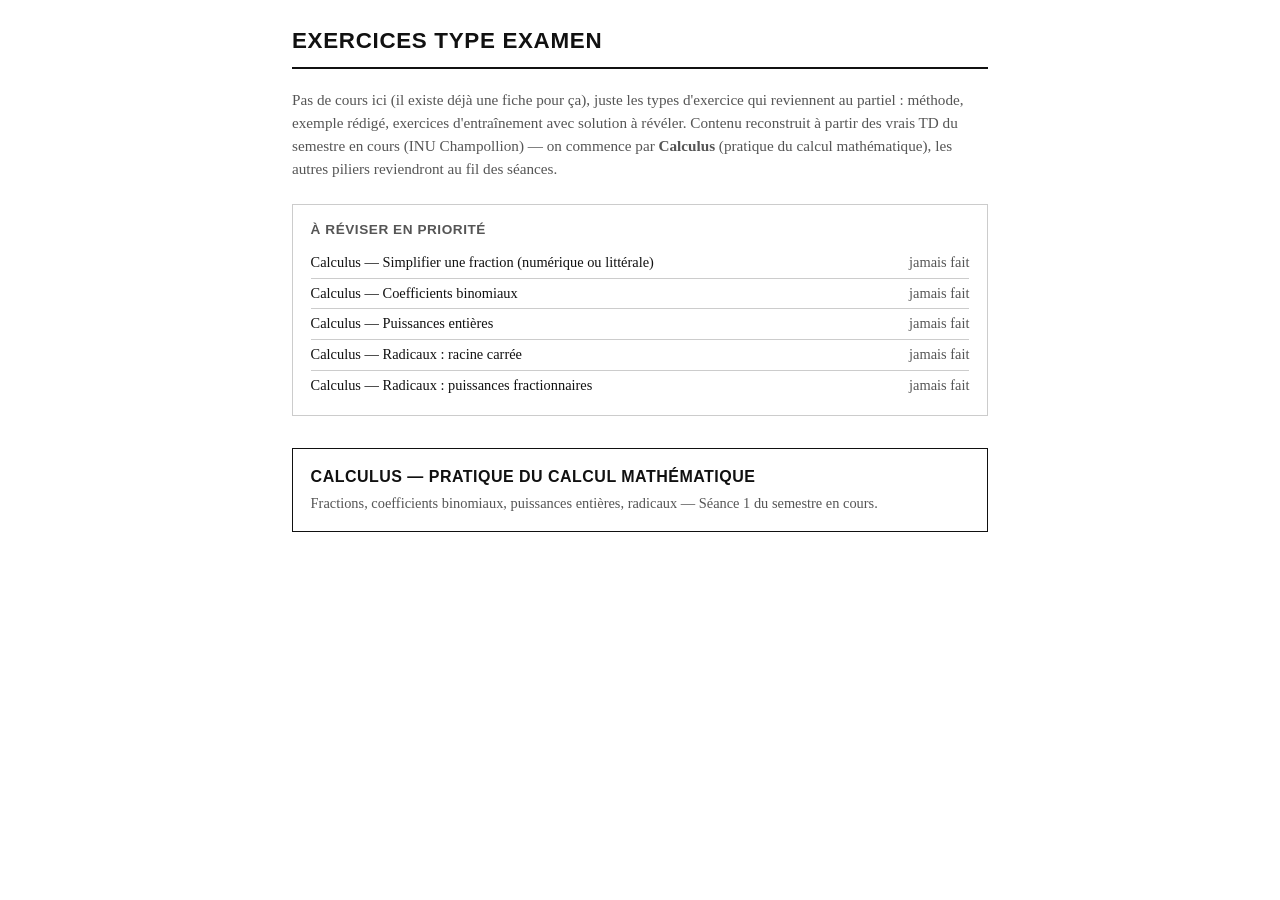
<file: index.html>
<!DOCTYPE html>
<html lang="fr">
<head>
<meta charset="UTF-8">
<meta name="viewport" content="width=device-width, initial-scale=1.0, minimum-scale=1.0">
<title>Exercices type examen — L1 Maths</title>
<link rel="stylesheet" href="style.css">
<link rel="manifest" href="manifest.json">
<link rel="icon" type="image/png" sizes="192x192" href="icons/icon-192.png">
<link rel="apple-touch-icon" href="icons/apple-touch-icon.png">
<meta name="apple-mobile-web-app-capable" content="yes">
<meta name="theme-color" content="#111111">
</head>
<body>
<div class="wrap">

  <header class="ex-header">
    <h1>Exercices type examen</h1>
  </header>

  <p class="ex-intro">Pas de cours ici (il existe déjà une fiche pour ça),
    juste les types d'exercice qui reviennent au partiel : méthode,
    exemple rédigé, exercices d'entraînement avec solution à révéler.
    Contenu reconstruit à partir des vrais TD du semestre en cours
    (INU Champollion) — on commence par <b>Calculus</b> (pratique du calcul
    mathématique), les autres piliers reviendront au fil des séances.</p>

  <section class="review-box" id="reviewBox" hidden>
    <h2>À réviser en priorité</h2>
    <ul class="review-list" id="reviewList"></ul>
  </section>

  <section class="review-box" id="leastSuccessBox" hidden>
    <h2>Exercices les moins réussis</h2>
    <ul class="review-list" id="leastSuccessList"></ul>
  </section>

  <section class="review-box" id="mostSuccessBox" hidden>
    <h2>Exercices les plus réussis</h2>
    <ul class="review-list" id="mostSuccessList"></ul>
  </section>

  <nav class="pillar-grid" aria-label="Piliers">
    <a class="pillar-card" href="calculus.html">
      <h2>Calculus — Pratique du calcul mathématique</h2>
      <p>Fractions, coefficients binomiaux, puissances entières, radicaux —
        Séance 1 du semestre en cours.</p>
    </a>
  </nav>

  <!-- Algèbre linéaire, analyse, probabilités et Python appliqué :
       suspendus (demande explicite) le temps de reconstruire leur contenu
       à partir des vrais TD de cette année, comme Calculus ci-dessus.
       Fichiers conservés tels quels (algebre.html, analyse.html,
       probabilites.html, python-applique.html + leurs data/*.js),
       juste retirés de cette page et du suivi de l'accueil — à
       réintégrer ici au fur et à mesure. -->

</div>
<script src="pwa.js"></script>
<script src="engine.js"></script>
<!-- Index léger (id + titre seulement, voir data/algebre-index.js pour
     l'explication) : l'accueil n'a besoin que de ça pour ses listes de
     suivi, pas des énoncés/solutions complets (data/calculus.js, chargé
     uniquement par calculus.html). Les index des piliers suspendus
     (algebre/analyse/probabilites) ne sont plus chargés ici. -->
<script src="data/calculus-index.js"></script>
<script>
  document.addEventListener('DOMContentLoaded', function(){
    const pillars = [
      { key: 'calculus', label: 'Calculus', types: CALCULUS_INDEX, href: 'calculus.html' },
    ];

    const entries = [];
    pillars.forEach(p => {
      p.types.forEach(t => {
        const ts = getSeen(p.key, t.id);
        entries.push({
          pillarLabel: p.label,
          href: p.href + '#' + t.id,
          title: t.title,
          ts: ts,
          days: ts ? daysAgo(ts) : Infinity,
          score: getScore(p.key, t.id),
        });
      });
    });

    // "À réviser" : jamais vu, ou vu il y a 7 jours ou plus — les plus
    // anciens (ou jamais vus) en premier. Limité à 8 lignes pour rester
    // dense sur l'accueil.
    const toReview = entries
      .filter(e => e.days >= 7)
      .sort((a, b) => b.days - a.days)
      .slice(0, 8);

    const reviewBox = document.getElementById('reviewBox');
    const reviewList = document.getElementById('reviewList');
    if(toReview.length){
      reviewBox.hidden = false;
      toReview.forEach(e => {
        const li = document.createElement('li');
        const a = document.createElement('a');
        a.className = 'plain';
        a.href = e.href;
        a.textContent = e.pillarLabel + ' — ' + e.title;
        const when = document.createElement('span');
        when.className = 'review-when';
        when.textContent = e.ts ? ('il y a ' + e.days + ' j') : 'jamais fait';
        li.appendChild(a);
        li.appendChild(when);
        reviewList.appendChild(li);
      });
    }

    // Classement par réussite déclarée (boutons Réussi/Raté sur chaque
    // exercice, ±1 cumulé par type) : uniquement les types déjà
    // auto-évalués au moins une fois (score non nul/null). C'est un
    // classement basé sur ce que l'utilisateur a déclaré, pas sur un
    // choix arbitraire du site.
    const attempted = entries.filter(e => e.score !== null);

    function fillScoreList(boxId, listId, list){
      const box = document.getElementById(boxId);
      const ul = document.getElementById(listId);
      if(!list.length) return;
      box.hidden = false;
      list.forEach(e => {
        const li = document.createElement('li');
        const a = document.createElement('a');
        a.className = 'plain';
        a.href = e.href;
        a.textContent = e.pillarLabel + ' — ' + e.title;
        const sc = document.createElement('span');
        sc.className = 'review-when';
        sc.textContent = (e.score > 0 ? '+' : '') + e.score;
        li.appendChild(a);
        li.appendChild(sc);
        ul.appendChild(li);
      });
    }

    const leastSuccess = attempted.slice().sort((a, b) => a.score - b.score).slice(0, 5);
    const mostSuccess = attempted.slice().sort((a, b) => b.score - a.score).slice(0, 5);
    fillScoreList('leastSuccessBox', 'leastSuccessList', leastSuccess);
    fillScoreList('mostSuccessBox', 'mostSuccessList', mostSuccess);
  });
</script>
</body>
</html>
</file>
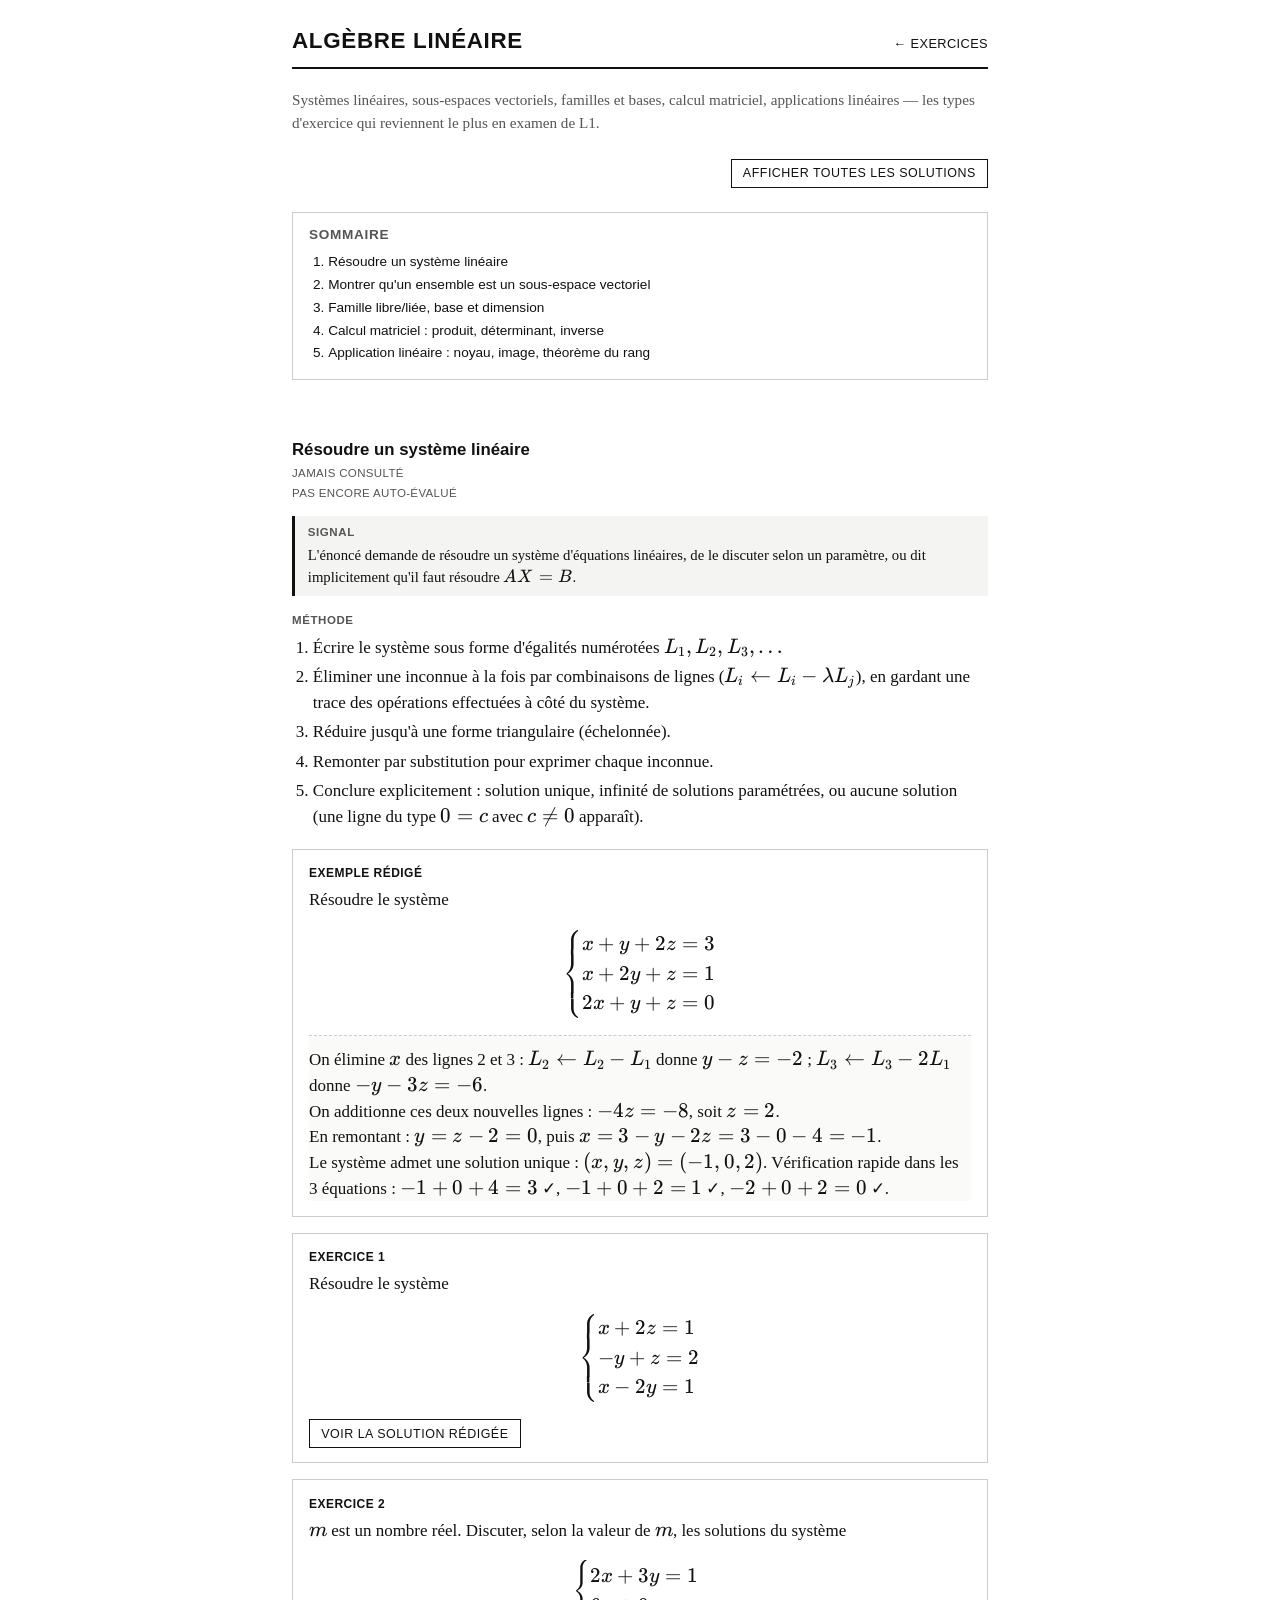
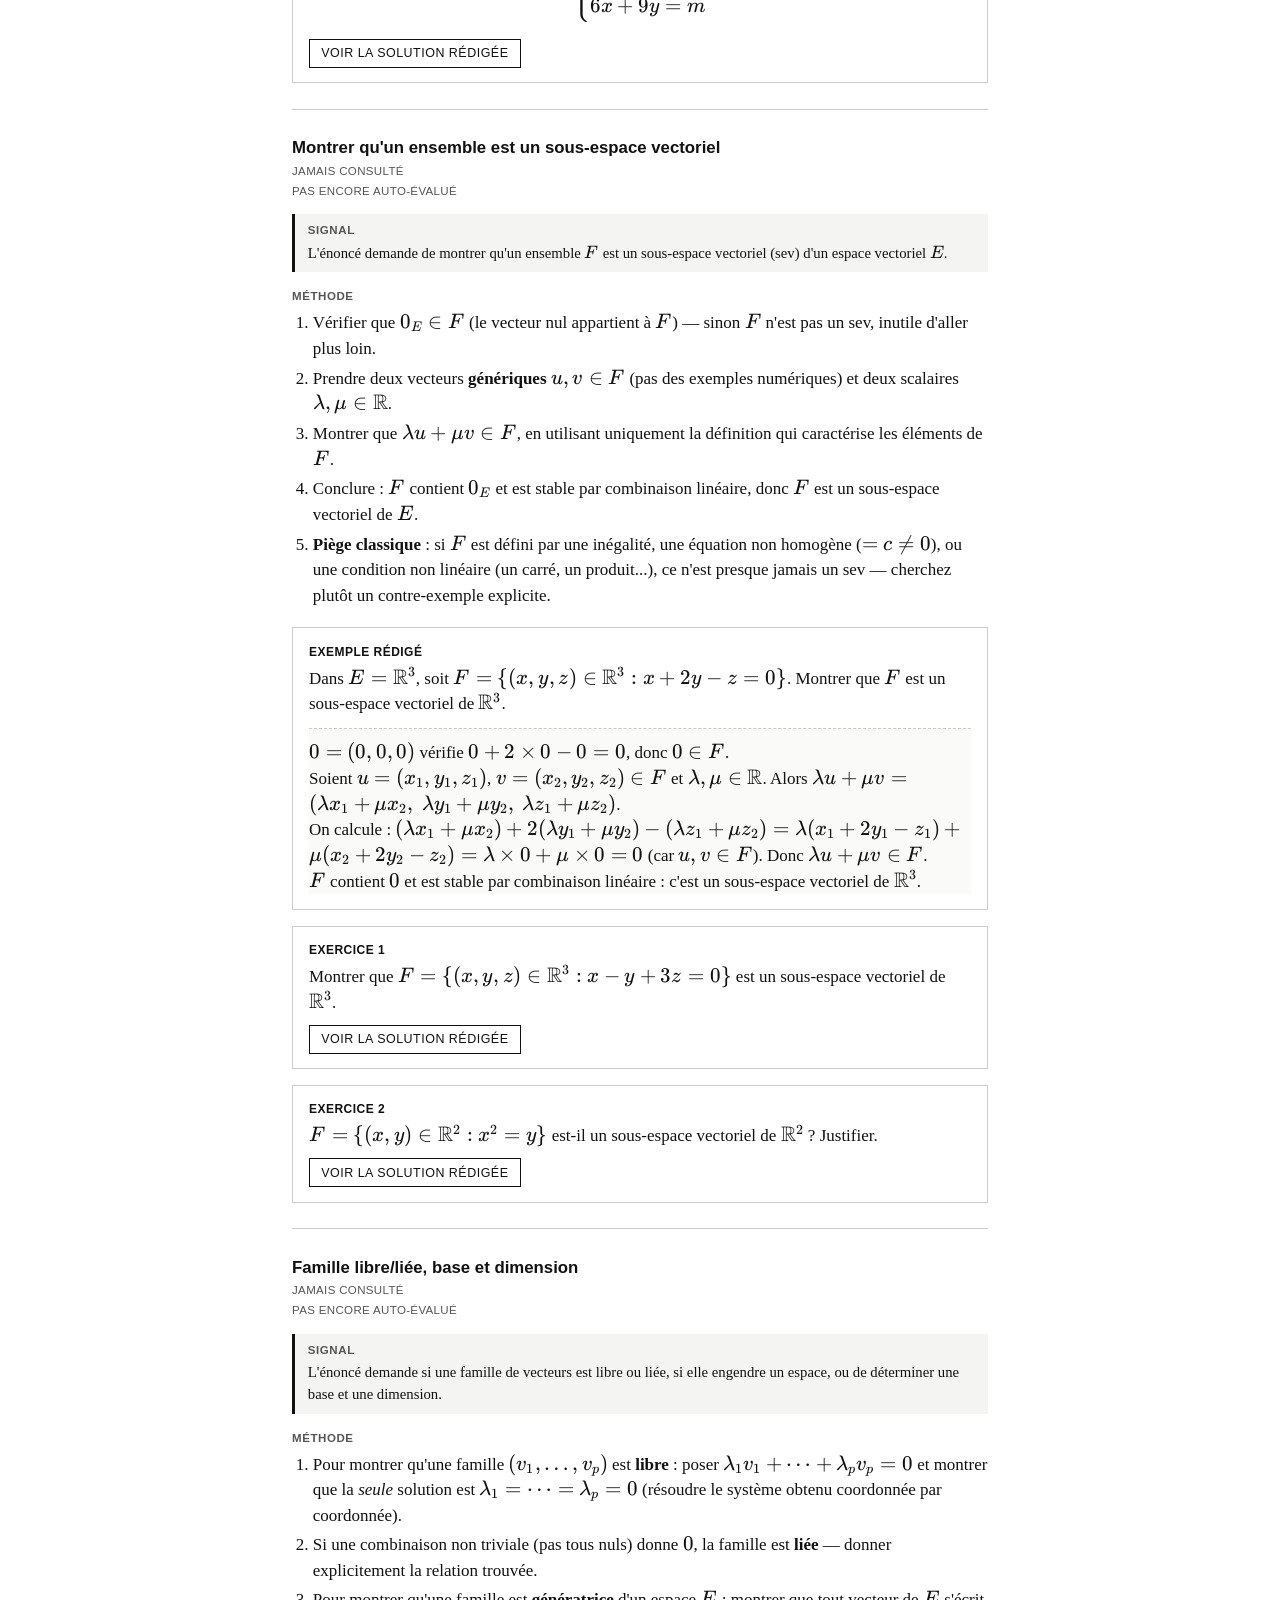
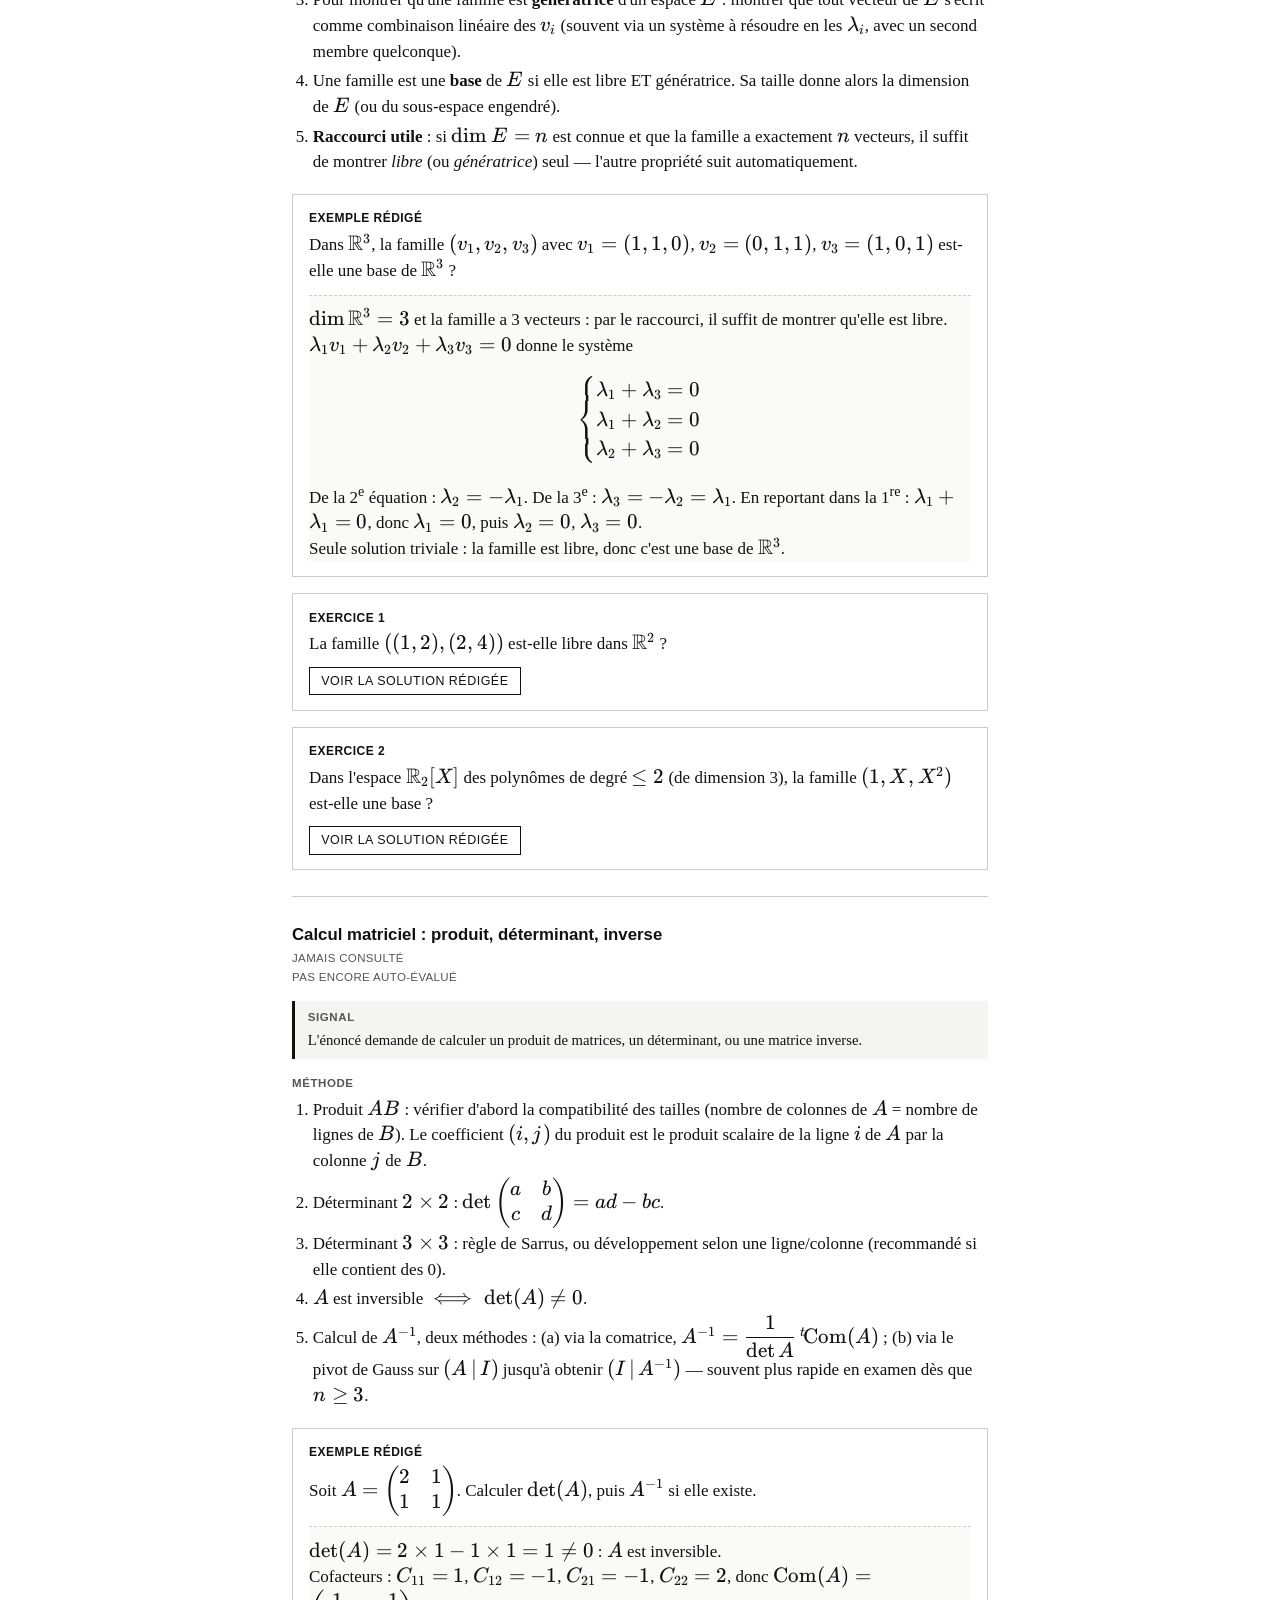
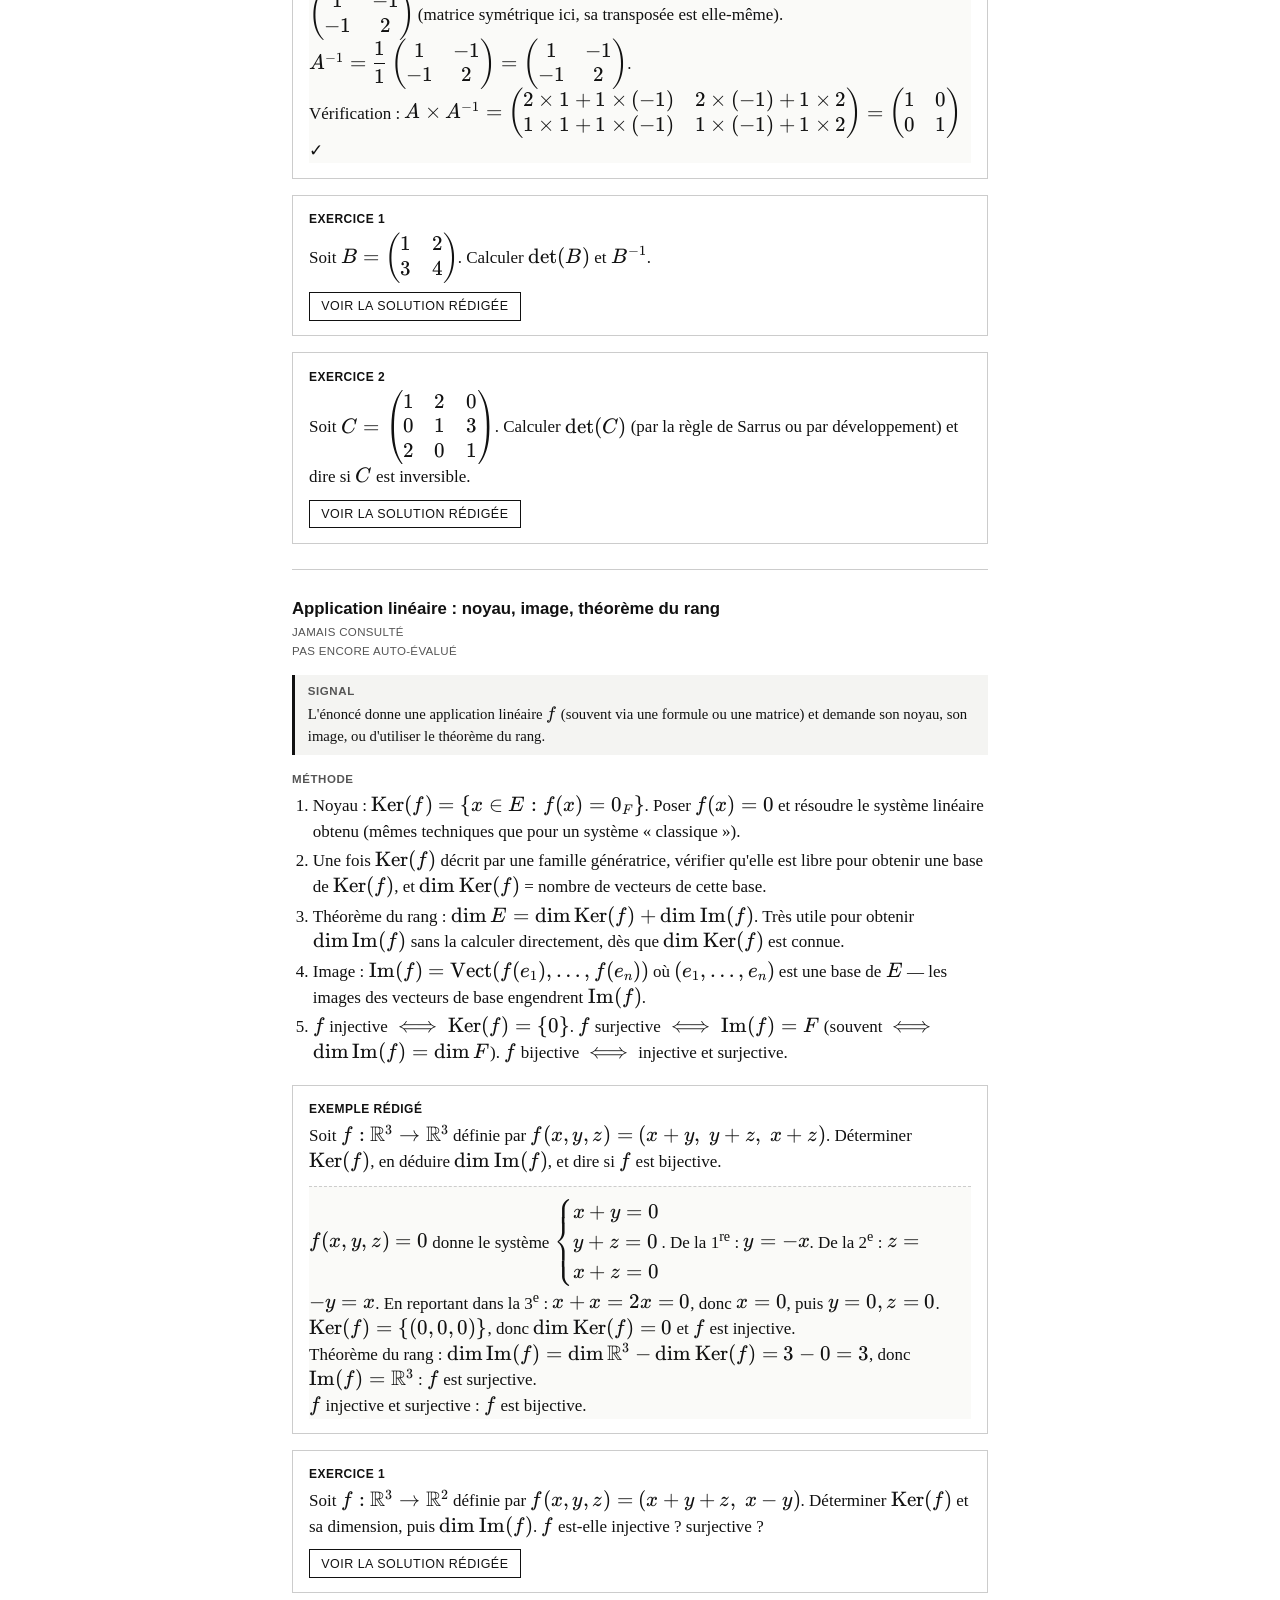
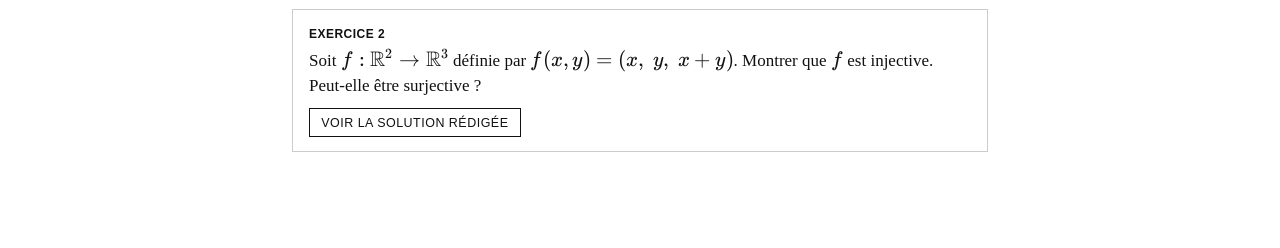
<file: algebre.html>
<!DOCTYPE html>
<html lang="fr">
<head>
<meta charset="UTF-8">
<meta name="viewport" content="width=device-width, initial-scale=1.0, minimum-scale=1.0">
<title>Algèbre linéaire — Exercices type examen</title>
<link rel="stylesheet" href="style.css">
<link rel="stylesheet" href="vendor/katex/katex.min.css">
<script defer src="vendor/katex/katex.min.js"></script>
<script defer src="vendor/katex/auto-render.min.js"></script>
<script defer src="pwa.js"></script>
<link rel="manifest" href="manifest.json">
<link rel="icon" type="image/png" sizes="192x192" href="icons/icon-192.png">
<link rel="apple-touch-icon" href="icons/apple-touch-icon.png">
<meta name="apple-mobile-web-app-capable" content="yes">
<meta name="theme-color" content="#111111">
</head>
<body>
<div class="wrap">

  <header class="ex-header">
    <h1>Algèbre linéaire</h1>
    <a class="ex-back plain" href="index.html">← Exercices</a>
  </header>

  <p class="ex-intro">Systèmes linéaires, sous-espaces vectoriels, familles
    et bases, calcul matriciel, applications linéaires — les types
    d'exercice qui reviennent le plus en examen de L1.</p>

  <div class="toolbar">
    <button type="button" class="btn" id="toggleAllBtn">Afficher toutes les solutions</button>
  </div>

  <div id="tocSlot"></div>

  <main id="typesContainer"></main>

</div>
<script src="katex-typeset.js"></script>
<script src="engine.js"></script>
<script src="data/algebre.js"></script>
<script>
  document.addEventListener('DOMContentLoaded', function(){
    initPillar('algebre', ALGEBRE_TYPES);
  });
</script>
</body>
</html>
</file>
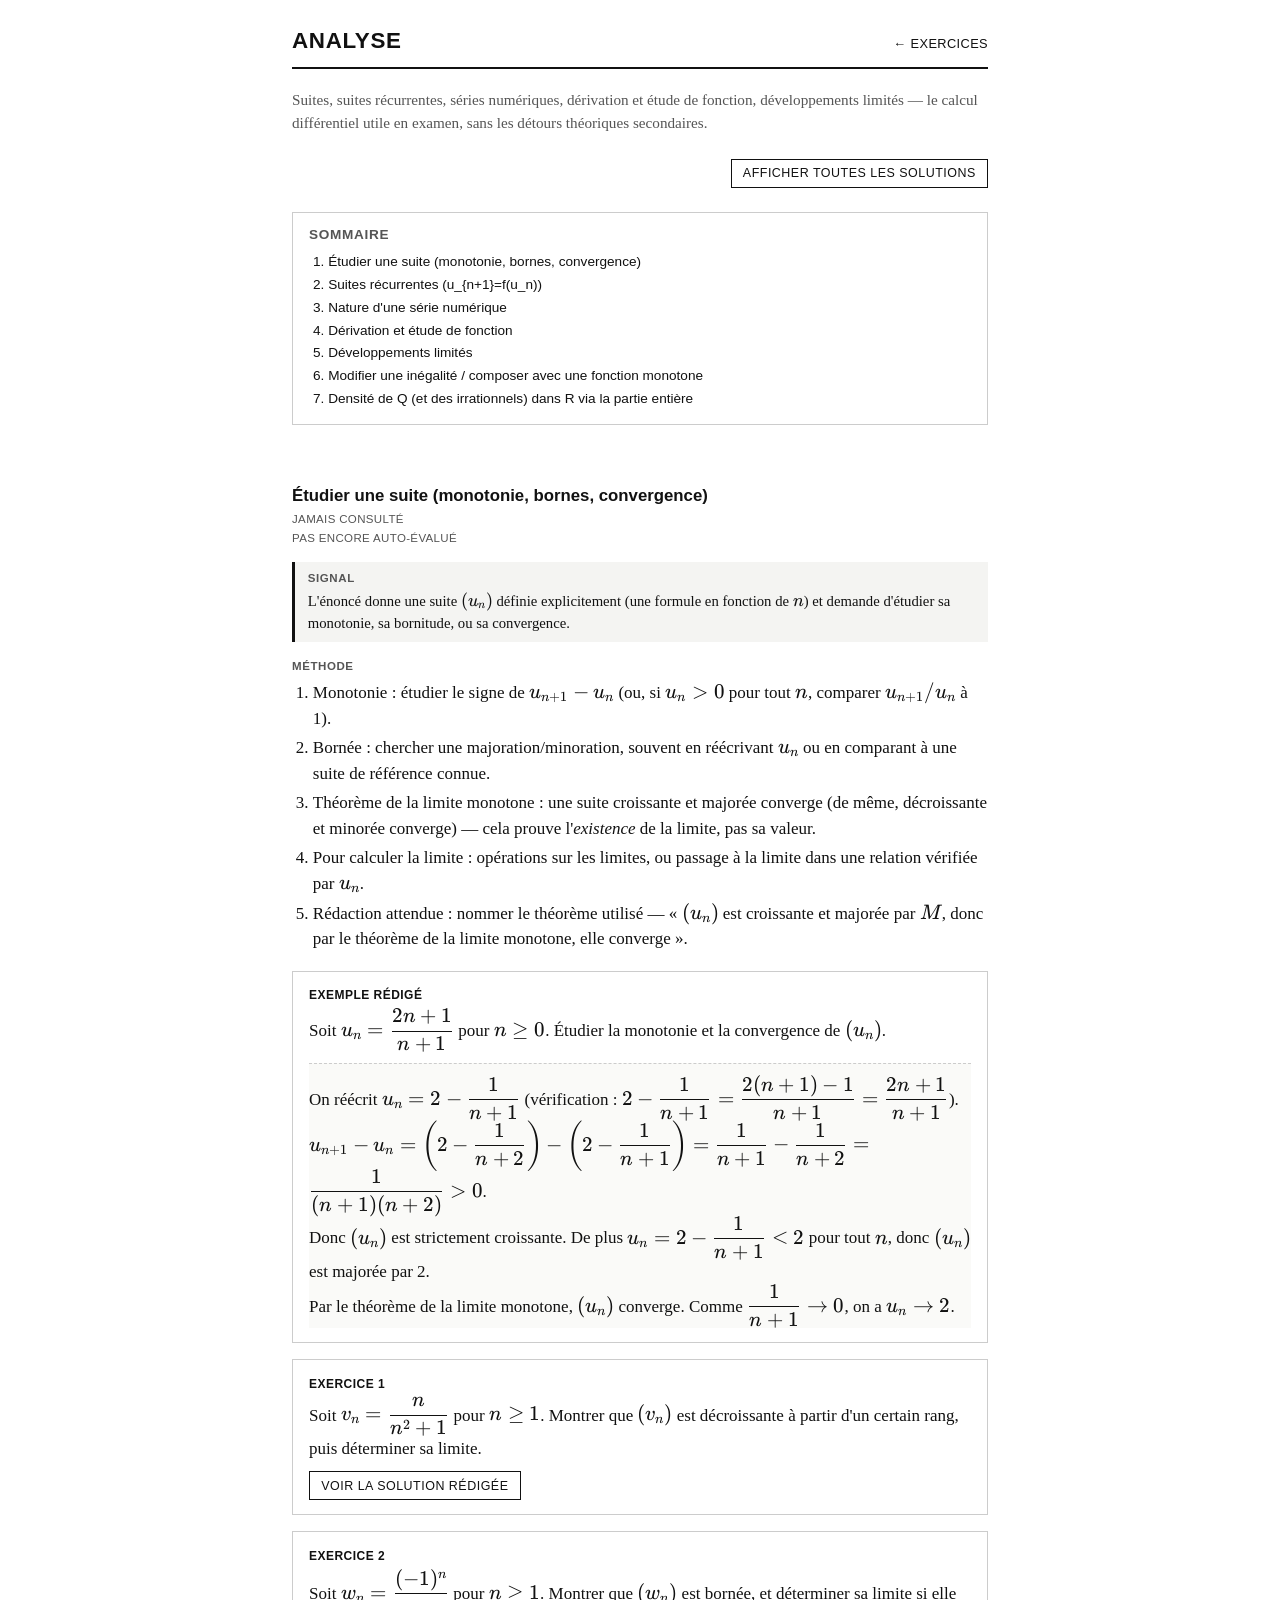
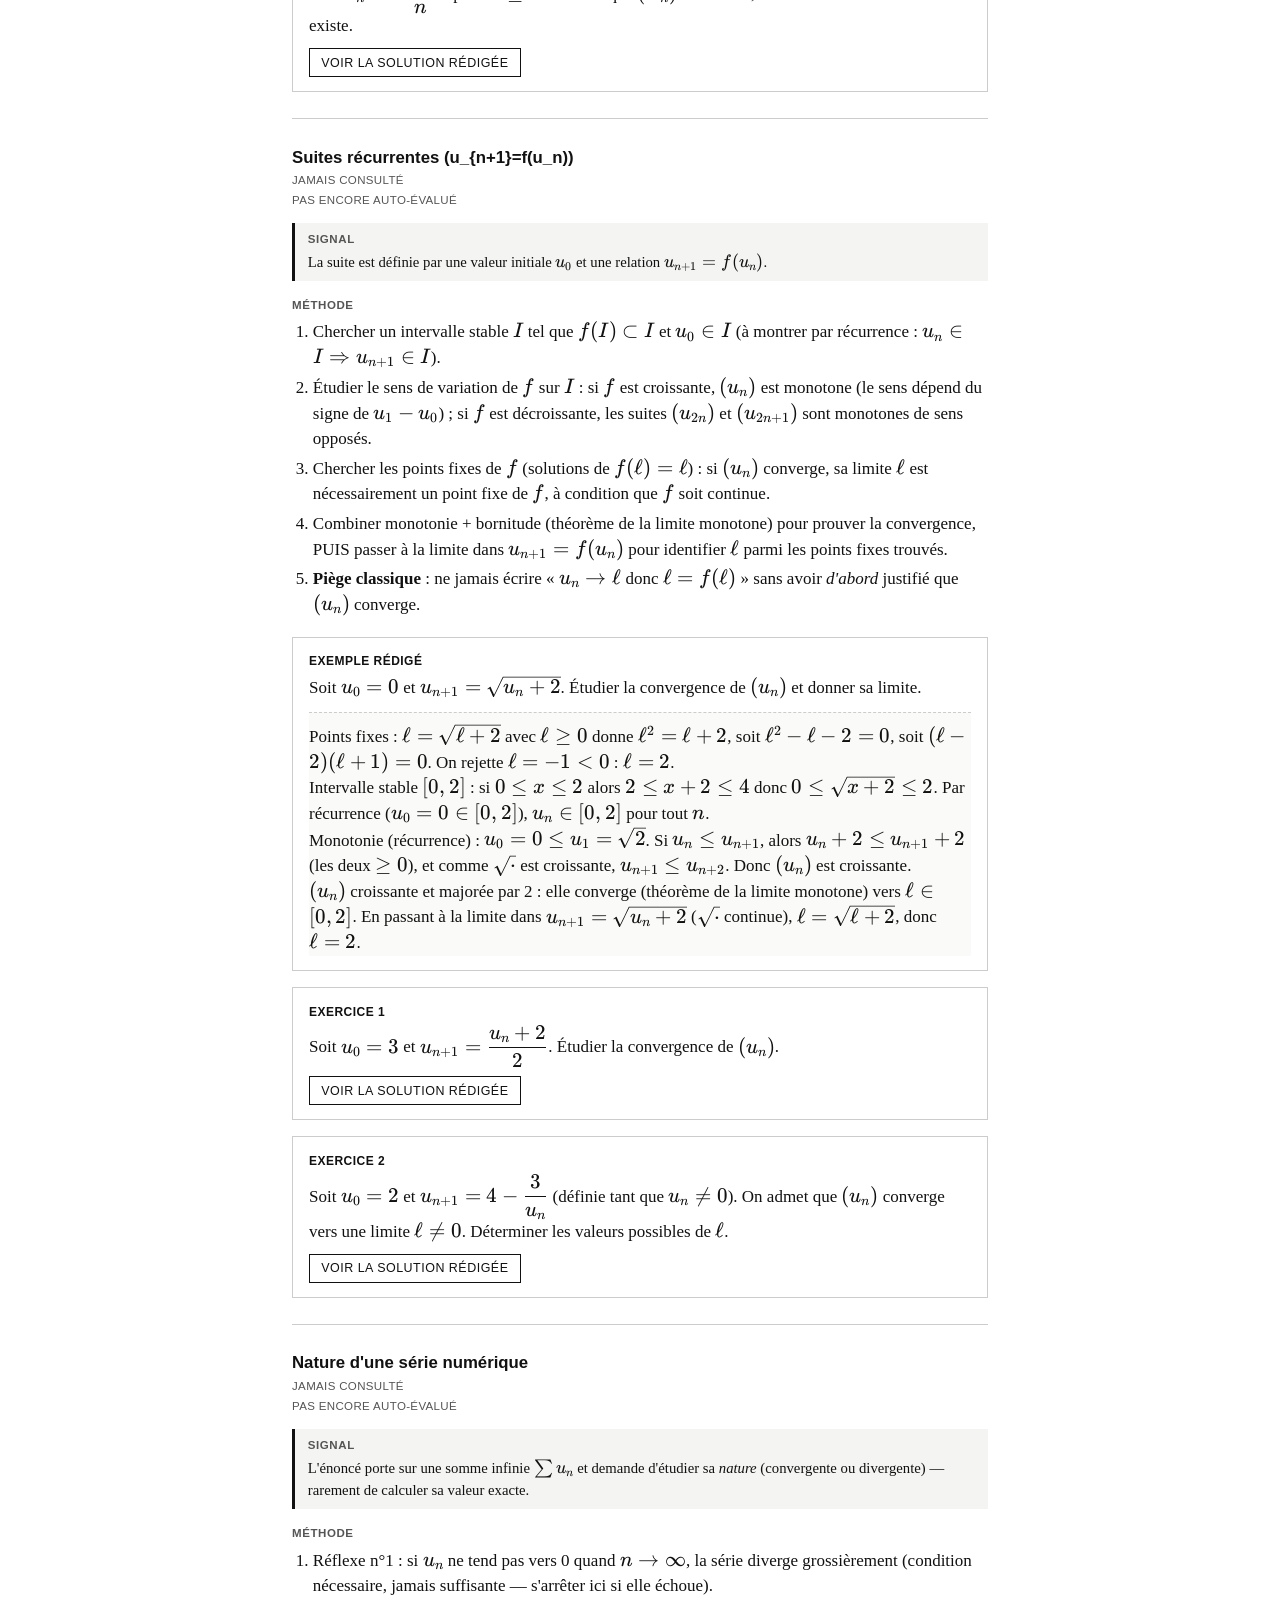
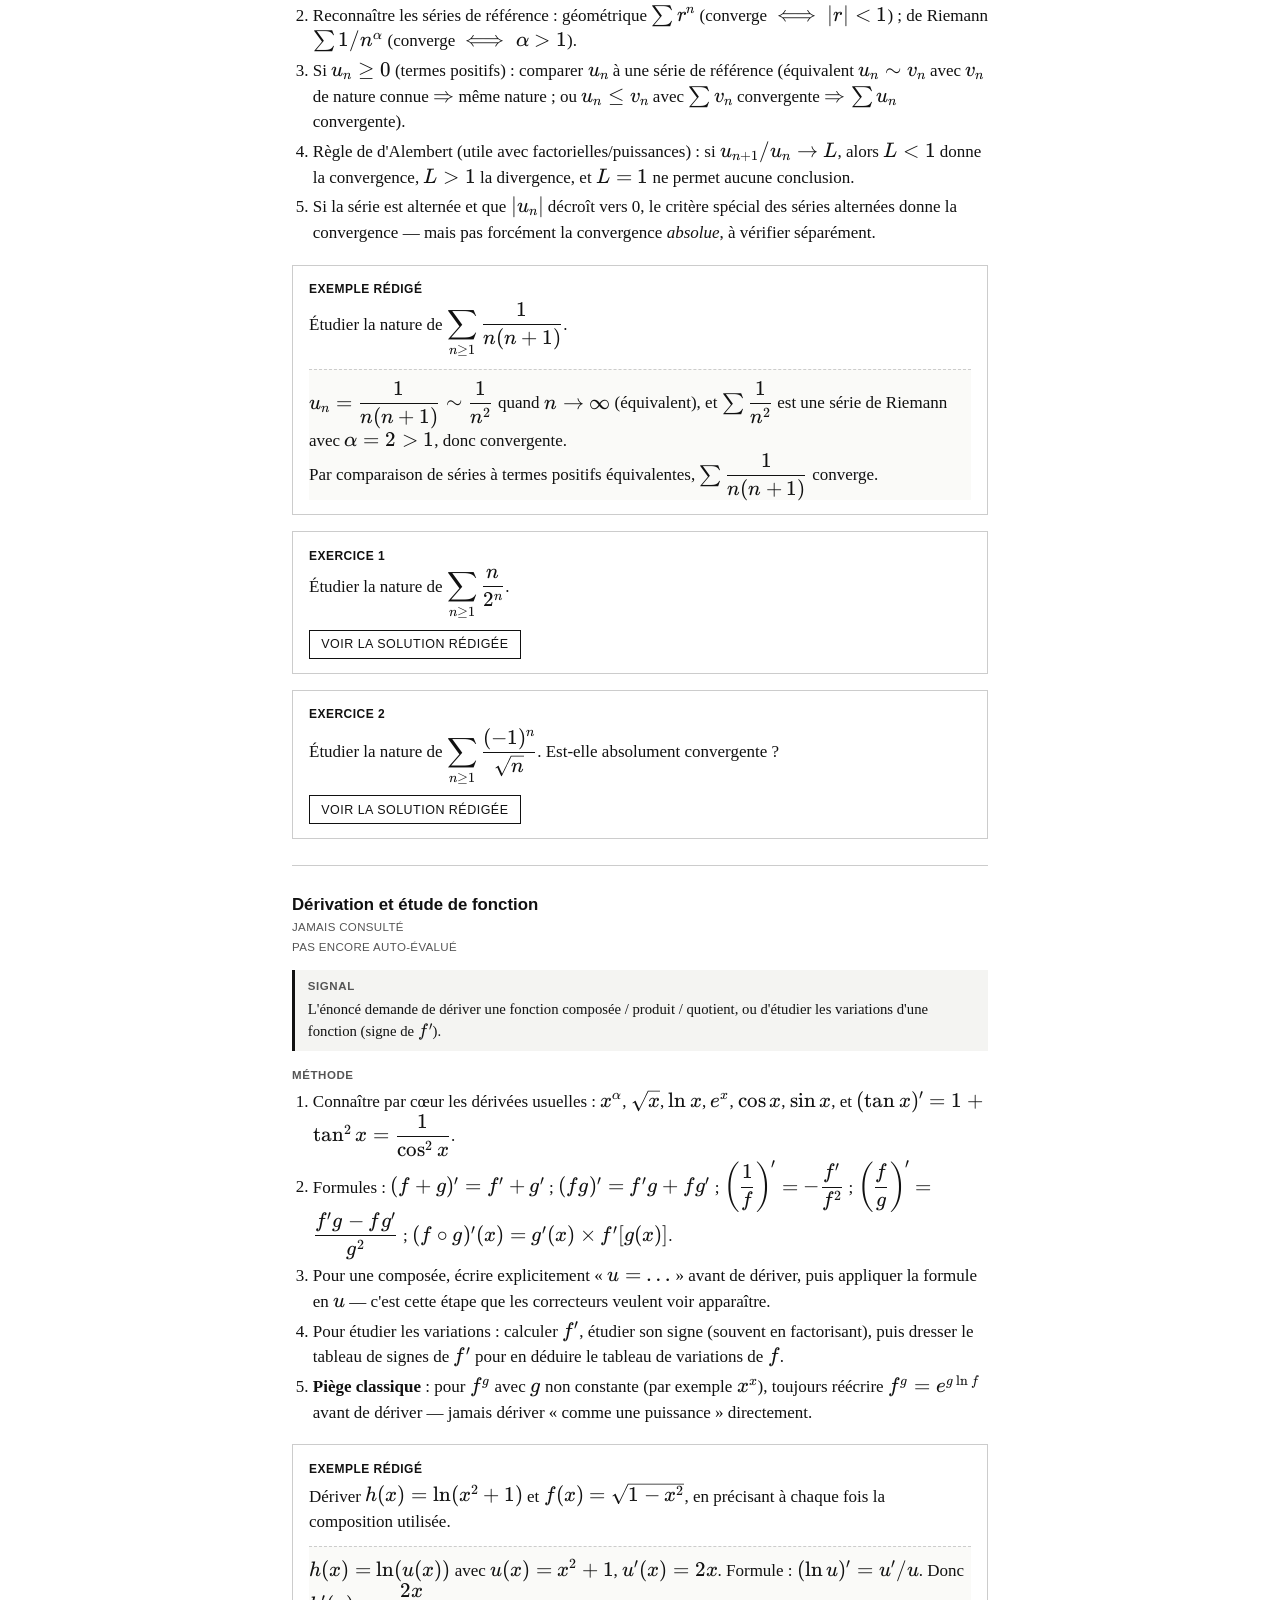
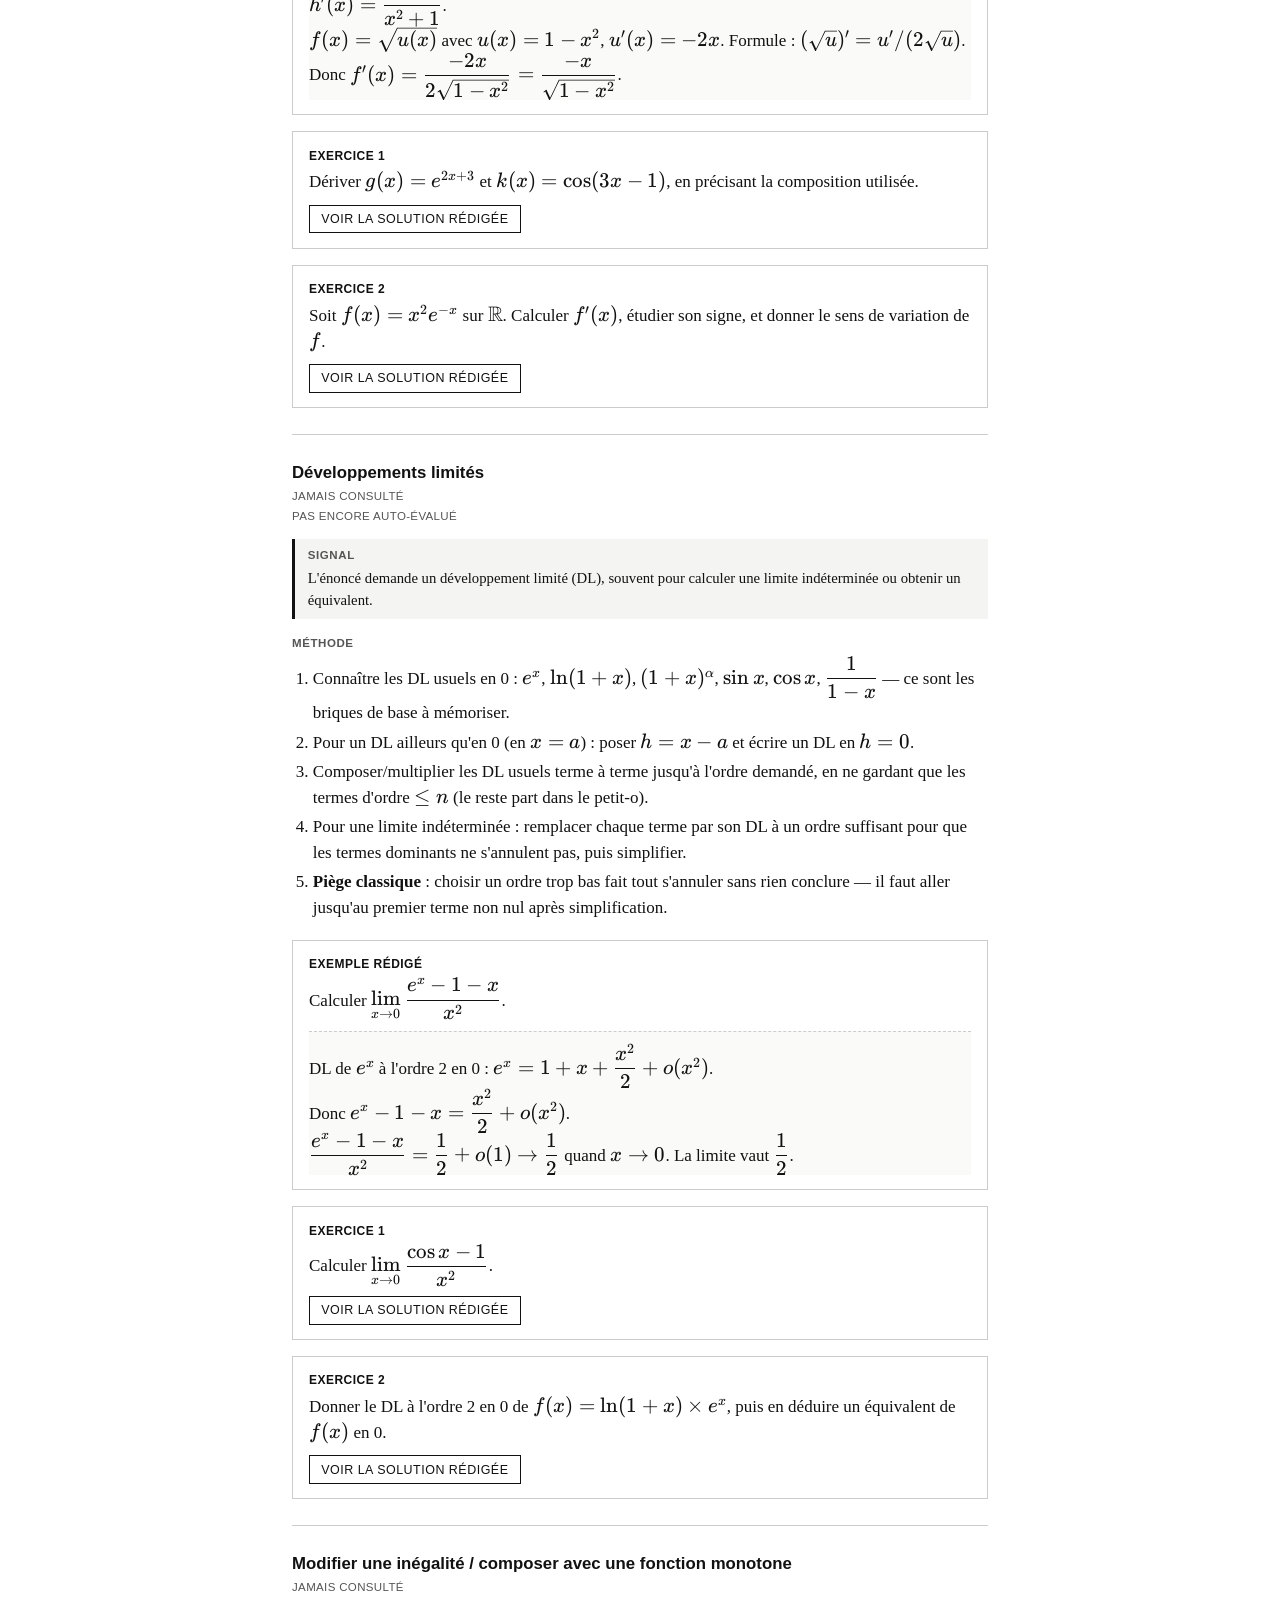
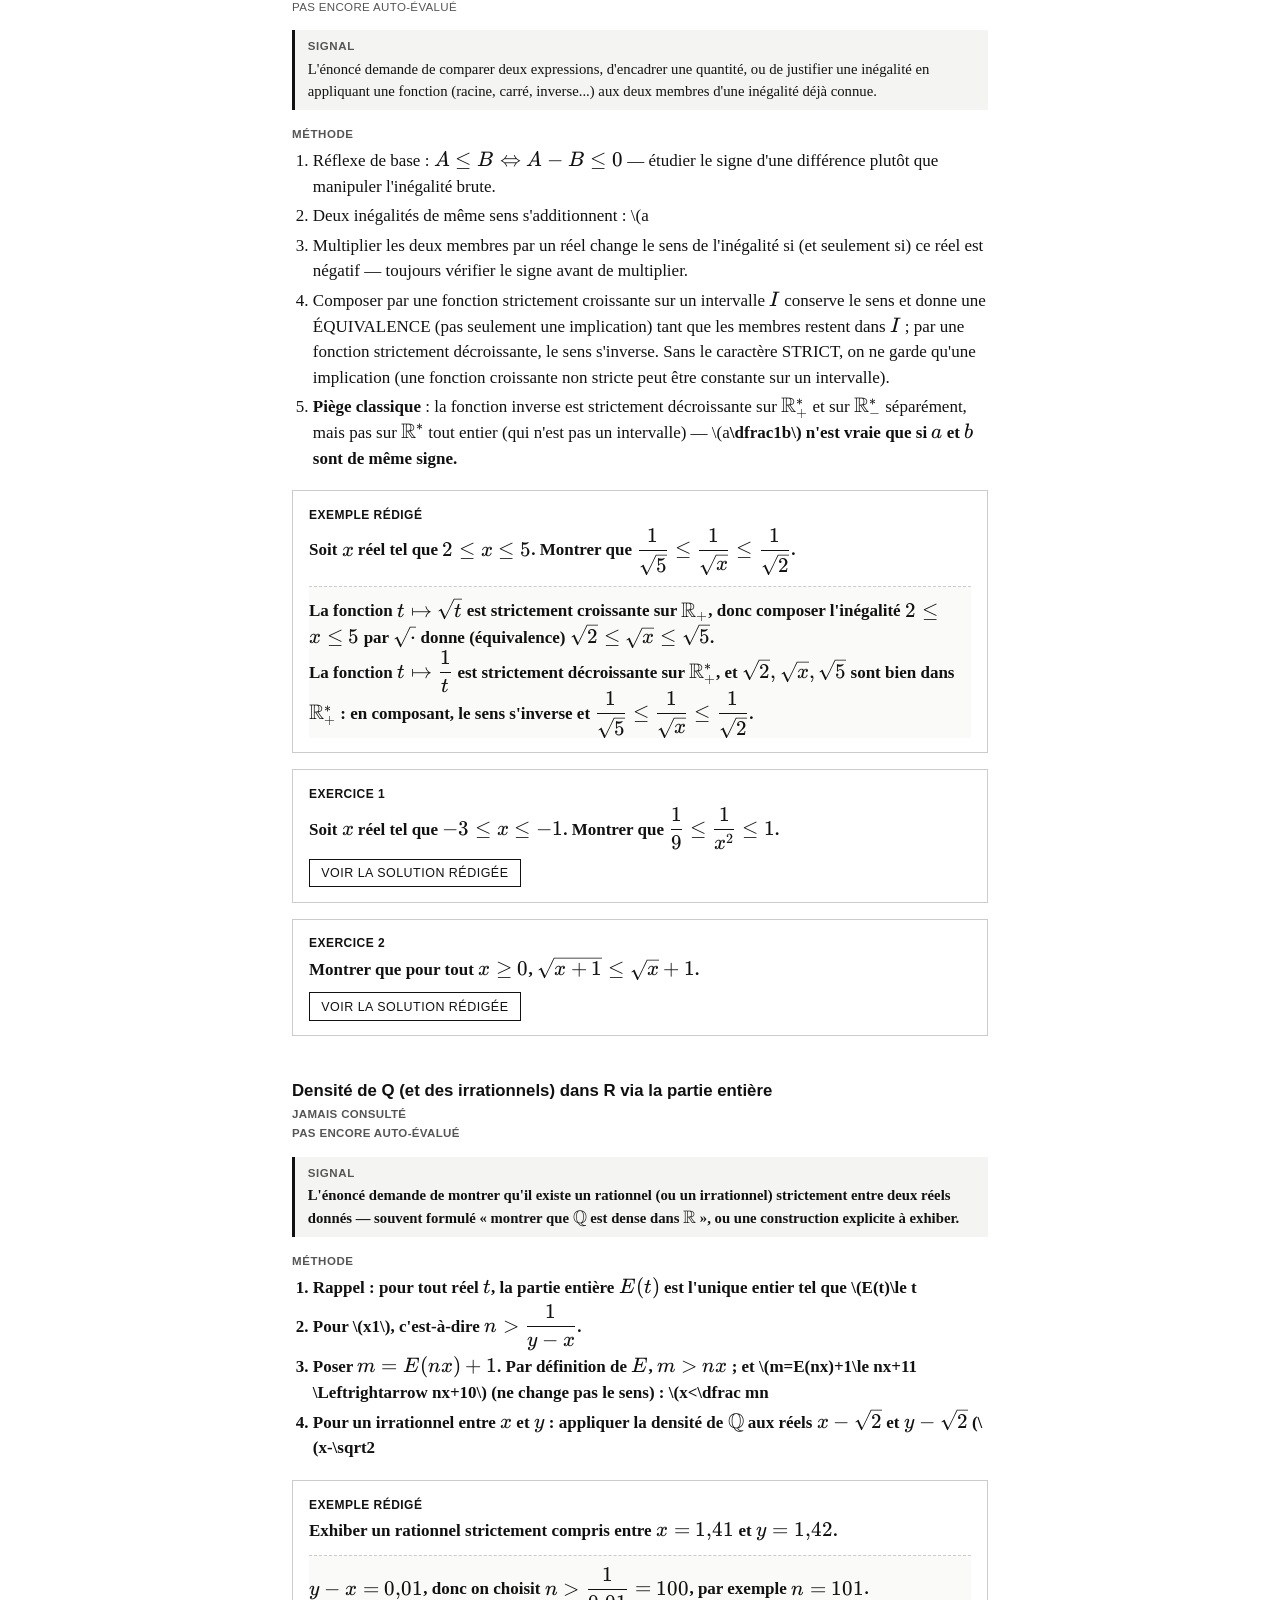
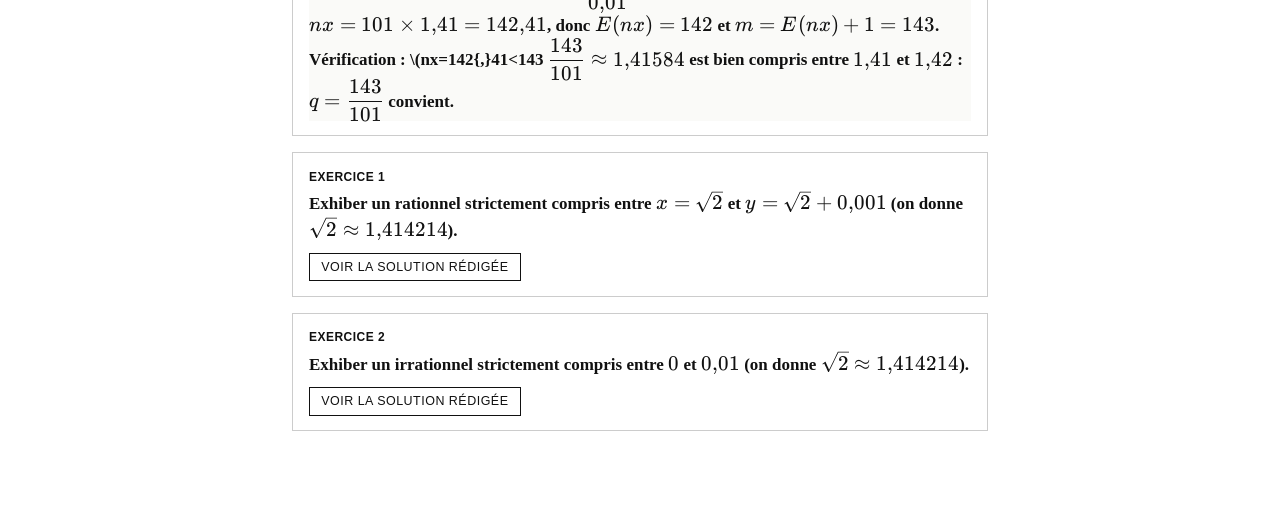
<file: analyse.html>
<!DOCTYPE html>
<html lang="fr">
<head>
<meta charset="UTF-8">
<meta name="viewport" content="width=device-width, initial-scale=1.0, minimum-scale=1.0">
<title>Analyse — Exercices type examen</title>
<link rel="stylesheet" href="style.css">
<link rel="stylesheet" href="vendor/katex/katex.min.css">
<script defer src="vendor/katex/katex.min.js"></script>
<script defer src="vendor/katex/auto-render.min.js"></script>
<script defer src="pwa.js"></script>
<link rel="manifest" href="manifest.json">
<link rel="icon" type="image/png" sizes="192x192" href="icons/icon-192.png">
<link rel="apple-touch-icon" href="icons/apple-touch-icon.png">
<meta name="apple-mobile-web-app-capable" content="yes">
<meta name="theme-color" content="#111111">
</head>
<body>
<div class="wrap">

  <header class="ex-header">
    <h1>Analyse</h1>
    <a class="ex-back plain" href="index.html">← Exercices</a>
  </header>

  <p class="ex-intro">Suites, suites récurrentes, séries numériques,
    dérivation et étude de fonction, développements limités — le calcul
    différentiel utile en examen, sans les détours théoriques secondaires.</p>

  <div class="toolbar">
    <button type="button" class="btn" id="toggleAllBtn">Afficher toutes les solutions</button>
  </div>

  <div id="tocSlot"></div>

  <main id="typesContainer"></main>

</div>
<script src="katex-typeset.js"></script>
<script src="engine.js"></script>
<script src="data/analyse.js"></script>
<script>
  document.addEventListener('DOMContentLoaded', function(){
    initPillar('analyse', ANALYSE_TYPES);
  });
</script>
</body>
</html>
</file>
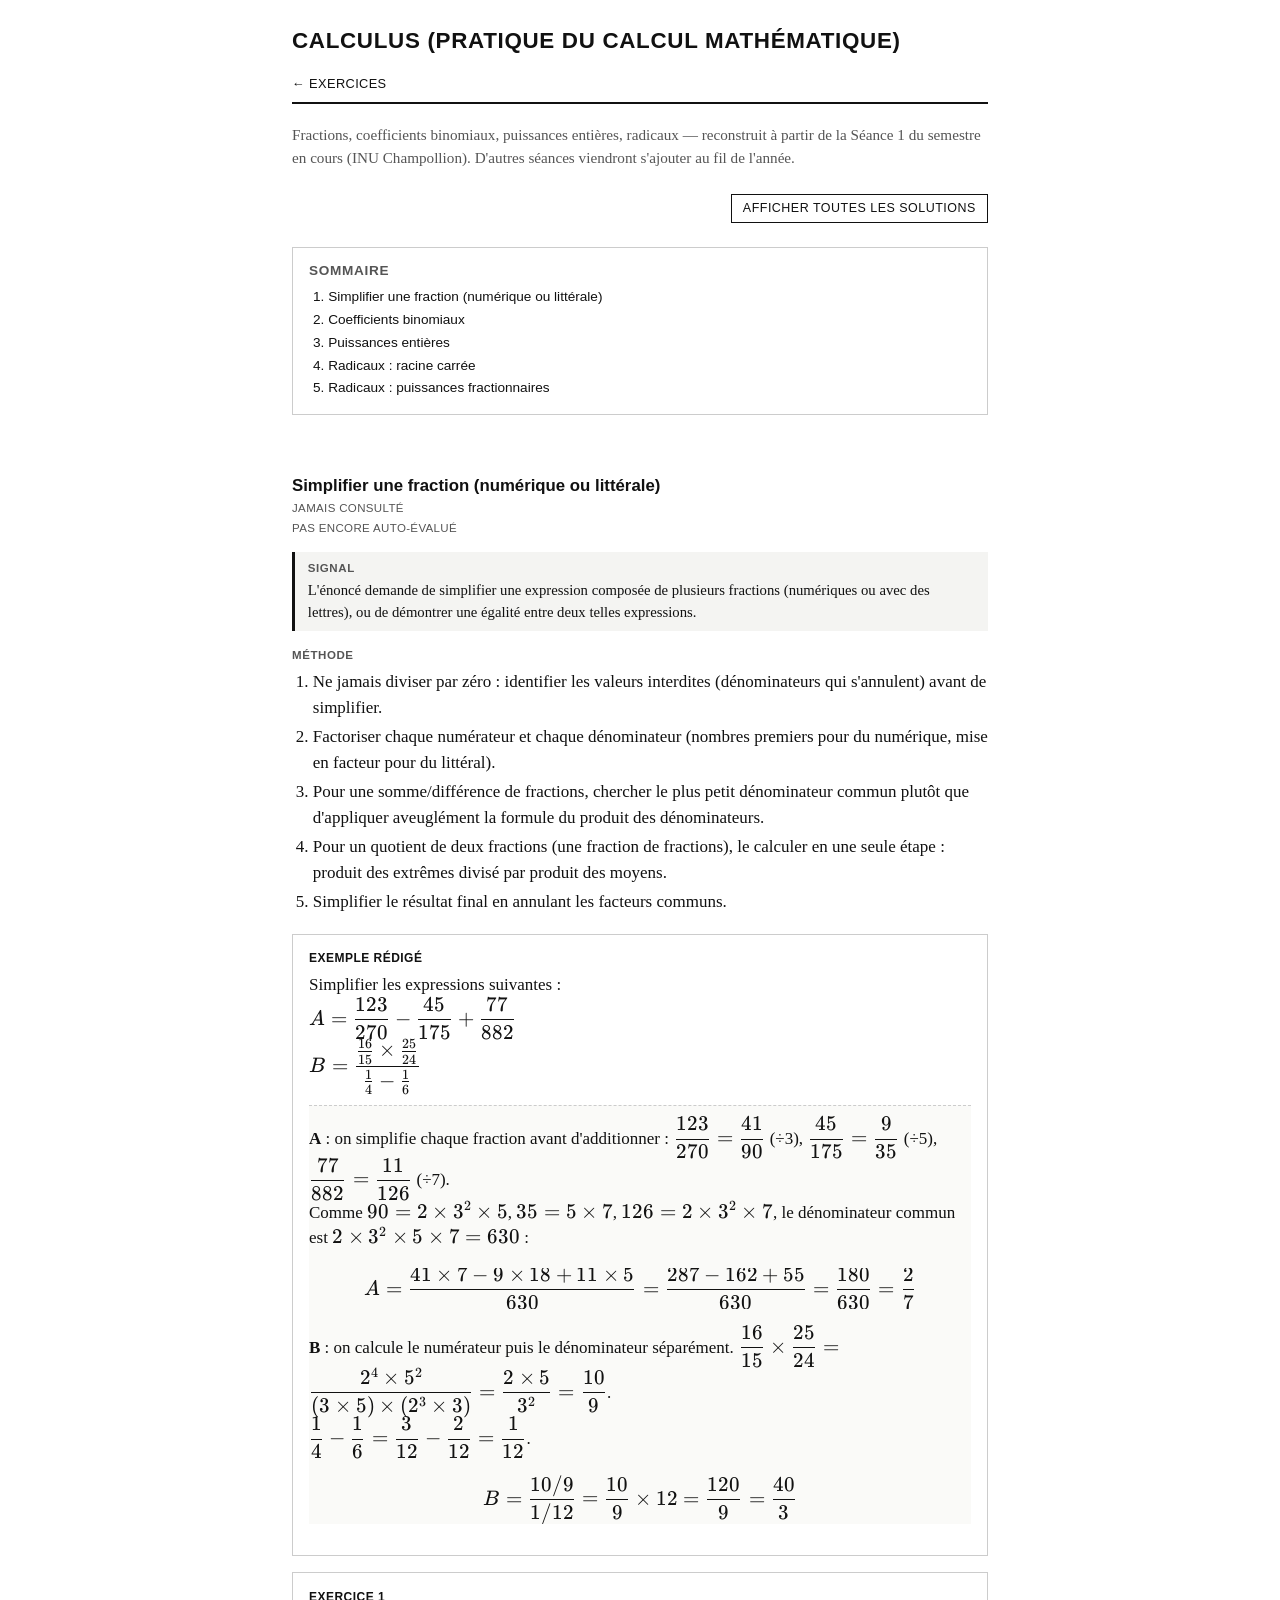
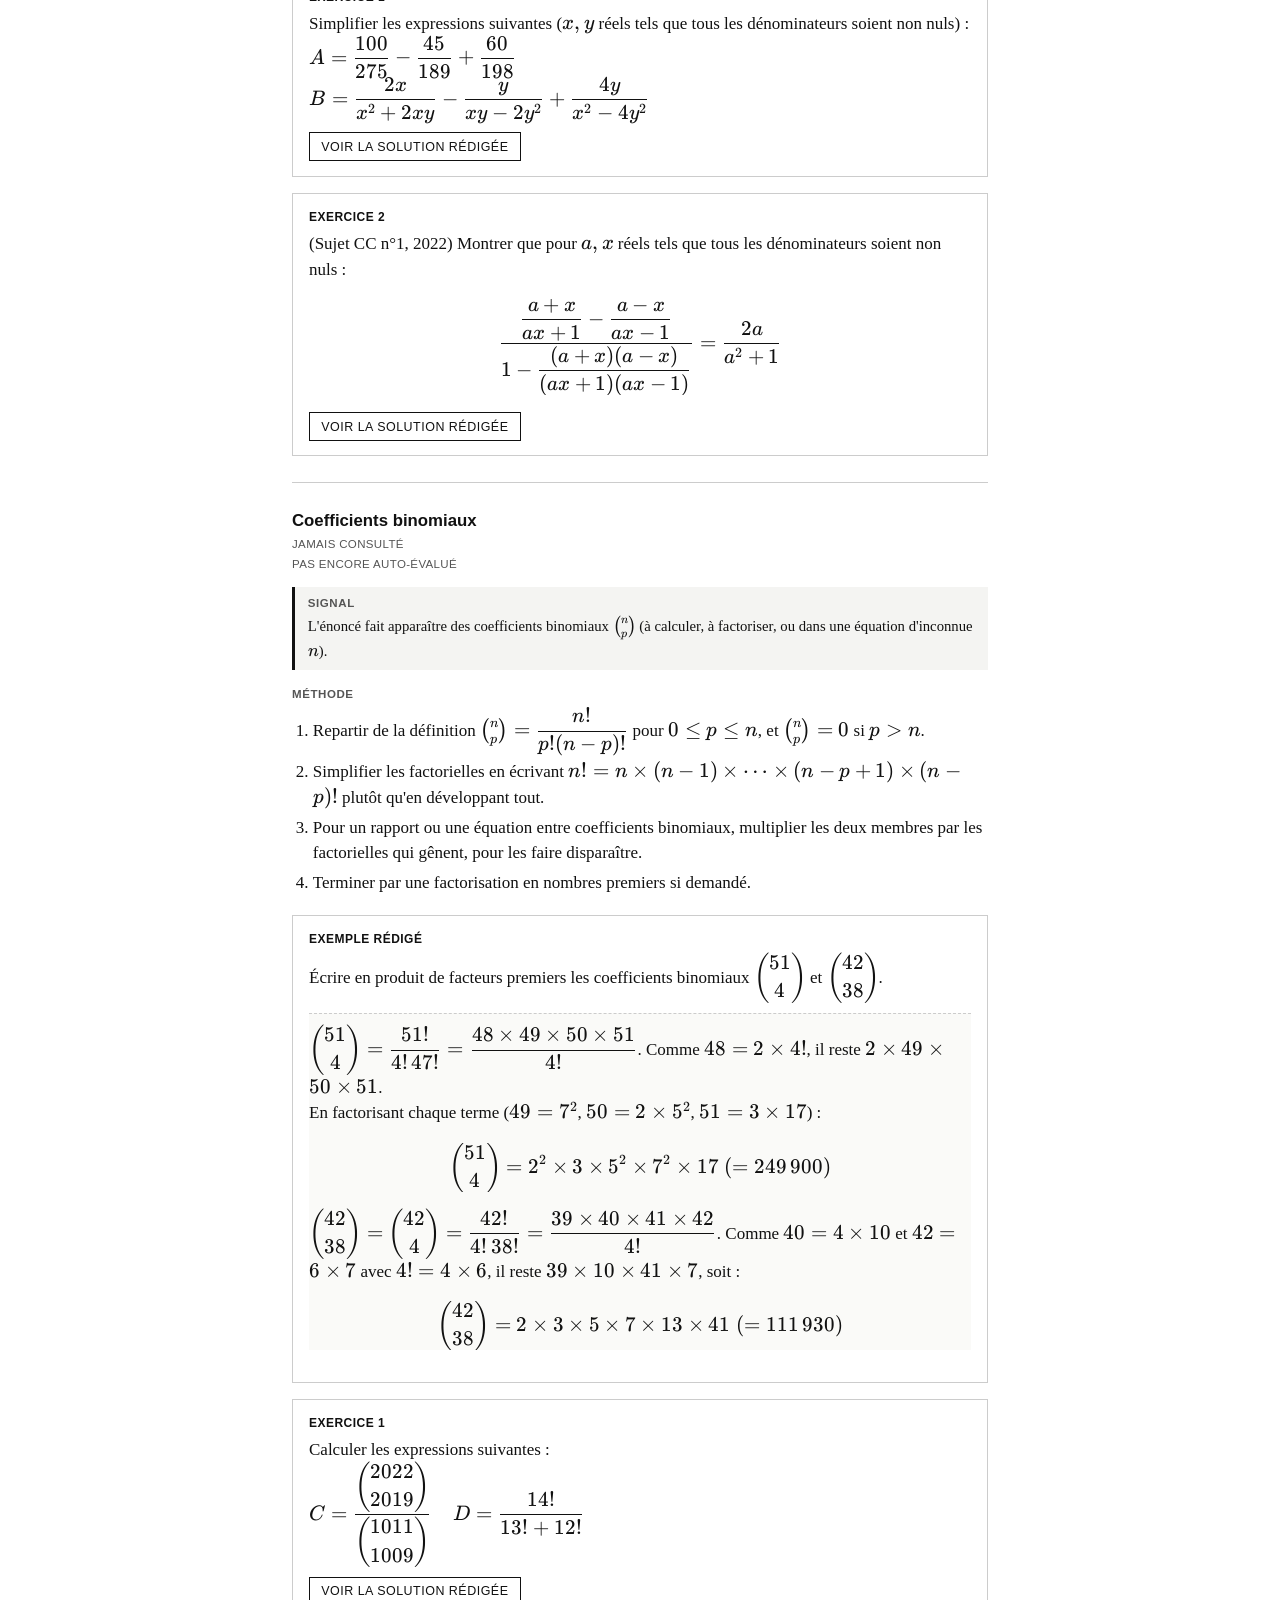
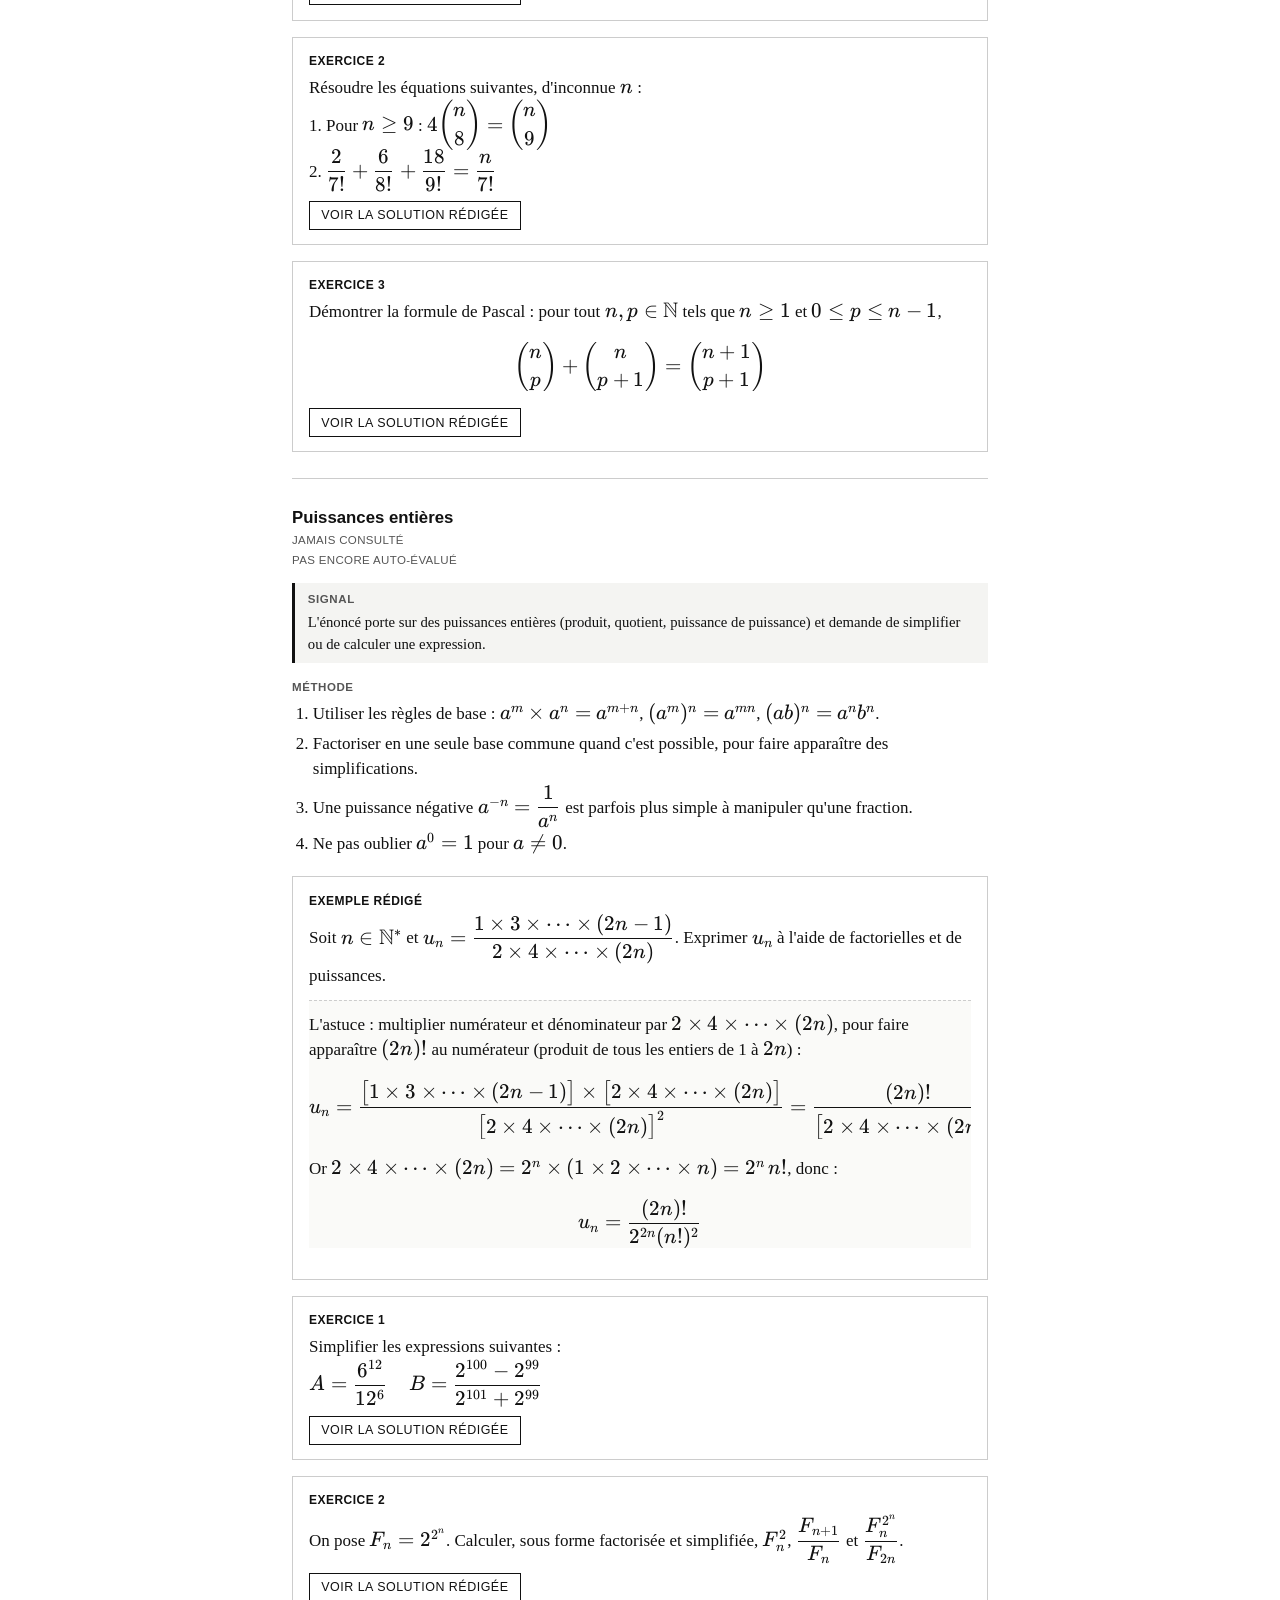
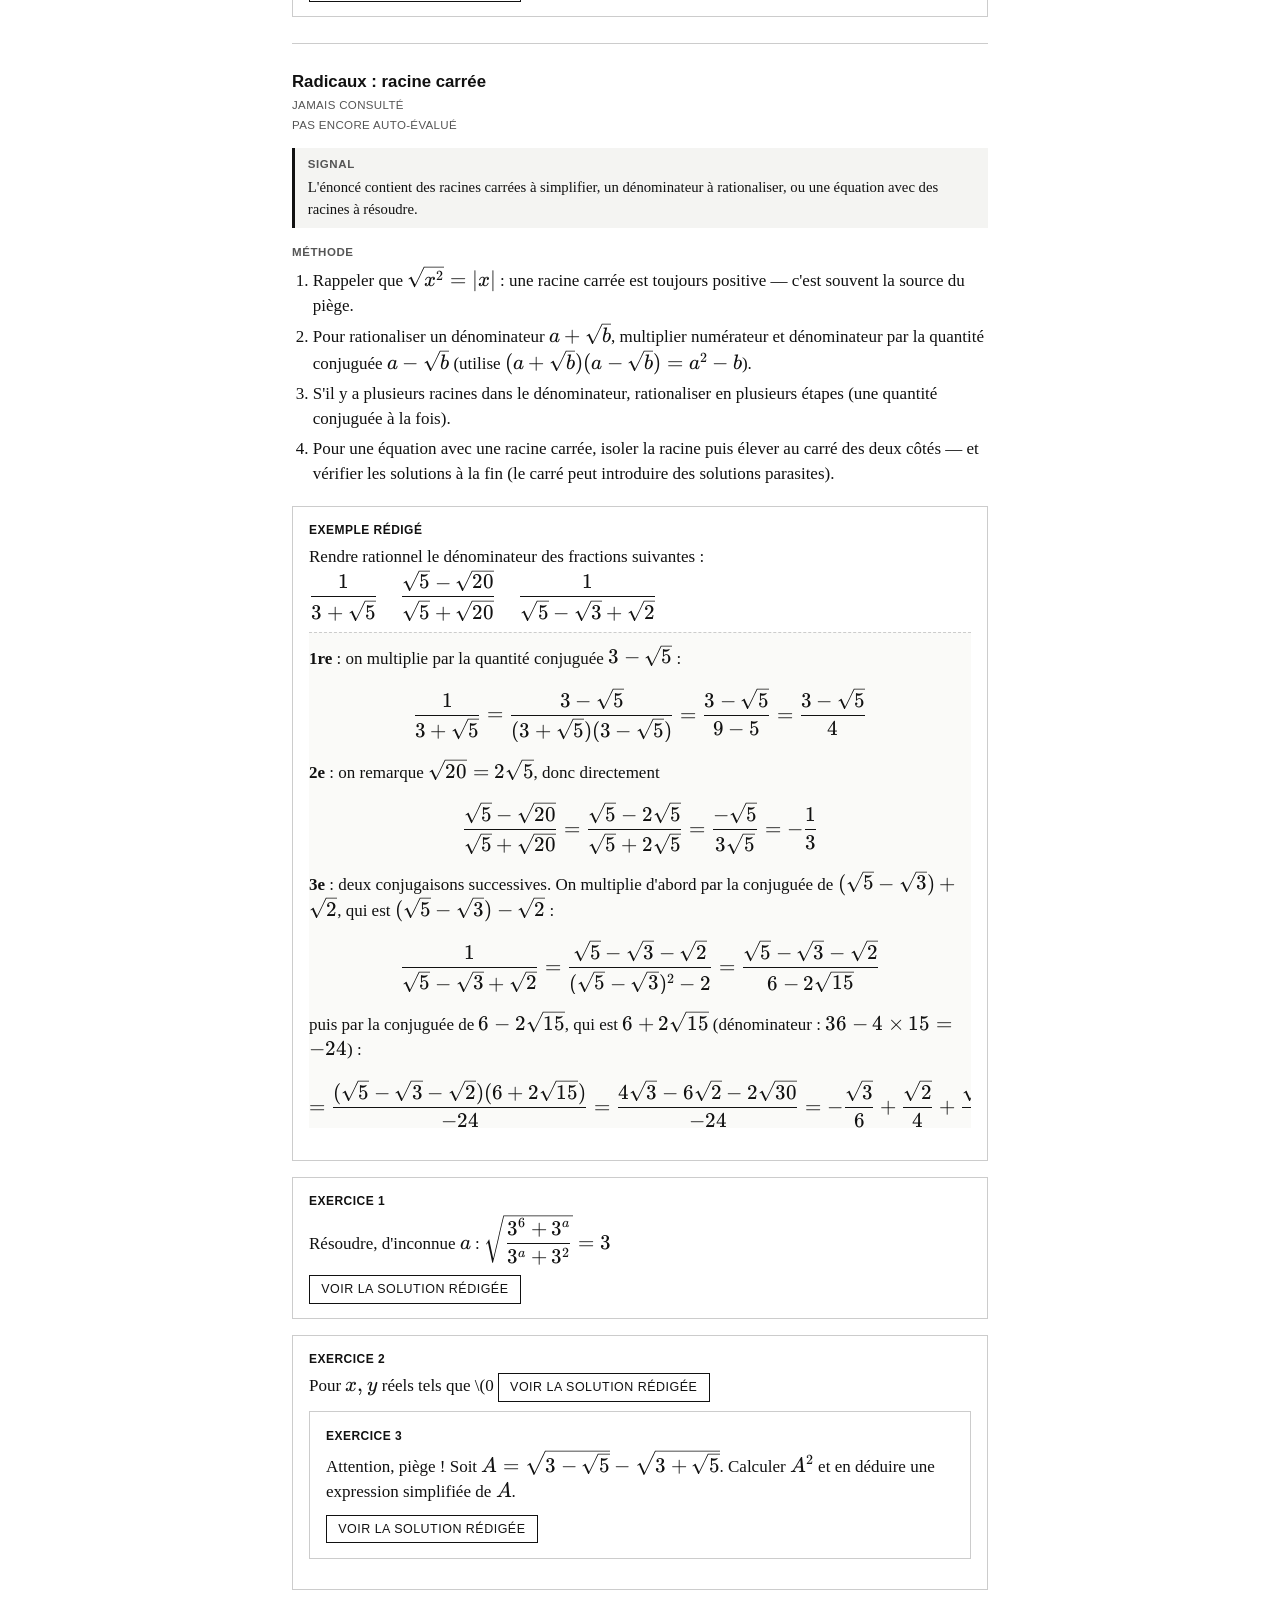
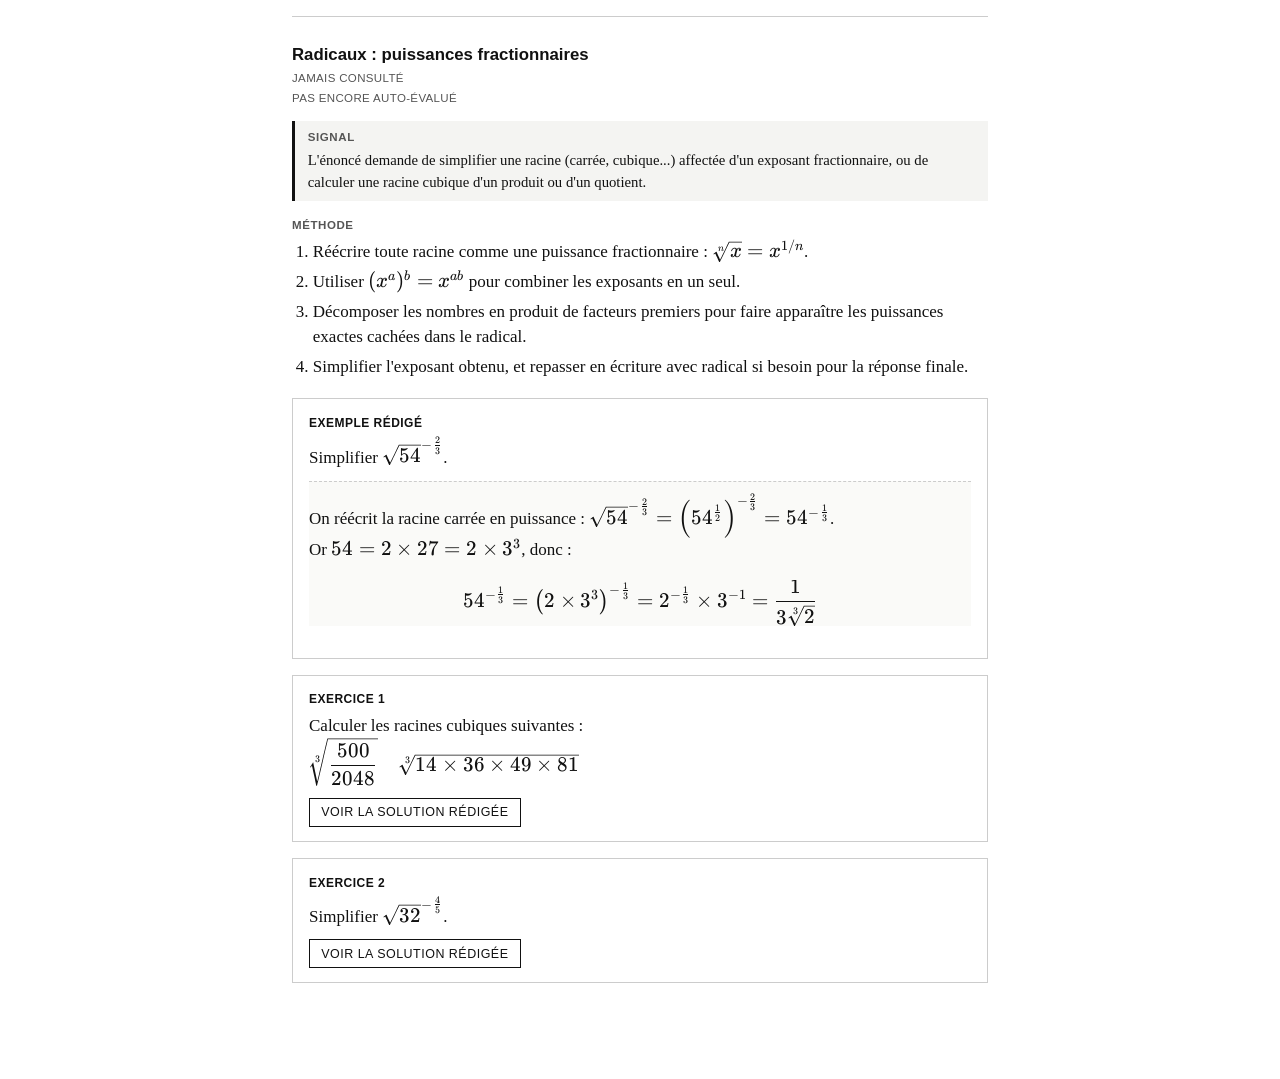
<file: calculus.html>
<!DOCTYPE html>
<html lang="fr">
<head>
<meta charset="UTF-8">
<meta name="viewport" content="width=device-width, initial-scale=1.0, minimum-scale=1.0">
<title>Calculus — Exercices type examen</title>
<link rel="stylesheet" href="style.css">
<link rel="stylesheet" href="vendor/katex/katex.min.css">
<script defer src="vendor/katex/katex.min.js"></script>
<script defer src="vendor/katex/auto-render.min.js"></script>
<script defer src="pwa.js"></script>
<link rel="manifest" href="manifest.json">
<link rel="icon" type="image/png" sizes="192x192" href="icons/icon-192.png">
<link rel="apple-touch-icon" href="icons/apple-touch-icon.png">
<meta name="apple-mobile-web-app-capable" content="yes">
<meta name="theme-color" content="#111111">
</head>
<body>
<div class="wrap">

  <header class="ex-header">
    <h1>Calculus (pratique du calcul mathématique)</h1>
    <a class="ex-back plain" href="index.html">← Exercices</a>
  </header>

  <p class="ex-intro">Fractions, coefficients binomiaux, puissances entières,
    radicaux — reconstruit à partir de la Séance 1 du semestre en cours
    (INU Champollion). D'autres séances viendront s'ajouter au fil de
    l'année.</p>

  <div class="toolbar">
    <button type="button" class="btn" id="toggleAllBtn">Afficher toutes les solutions</button>
  </div>

  <div id="tocSlot"></div>

  <main id="typesContainer"></main>

</div>
<script src="katex-typeset.js"></script>
<script src="engine.js"></script>
<script src="data/calculus.js"></script>
<script>
  document.addEventListener('DOMContentLoaded', function(){
    initPillar('calculus', CALCULUS_TYPES);
  });
</script>
</body>
</html>
</file>
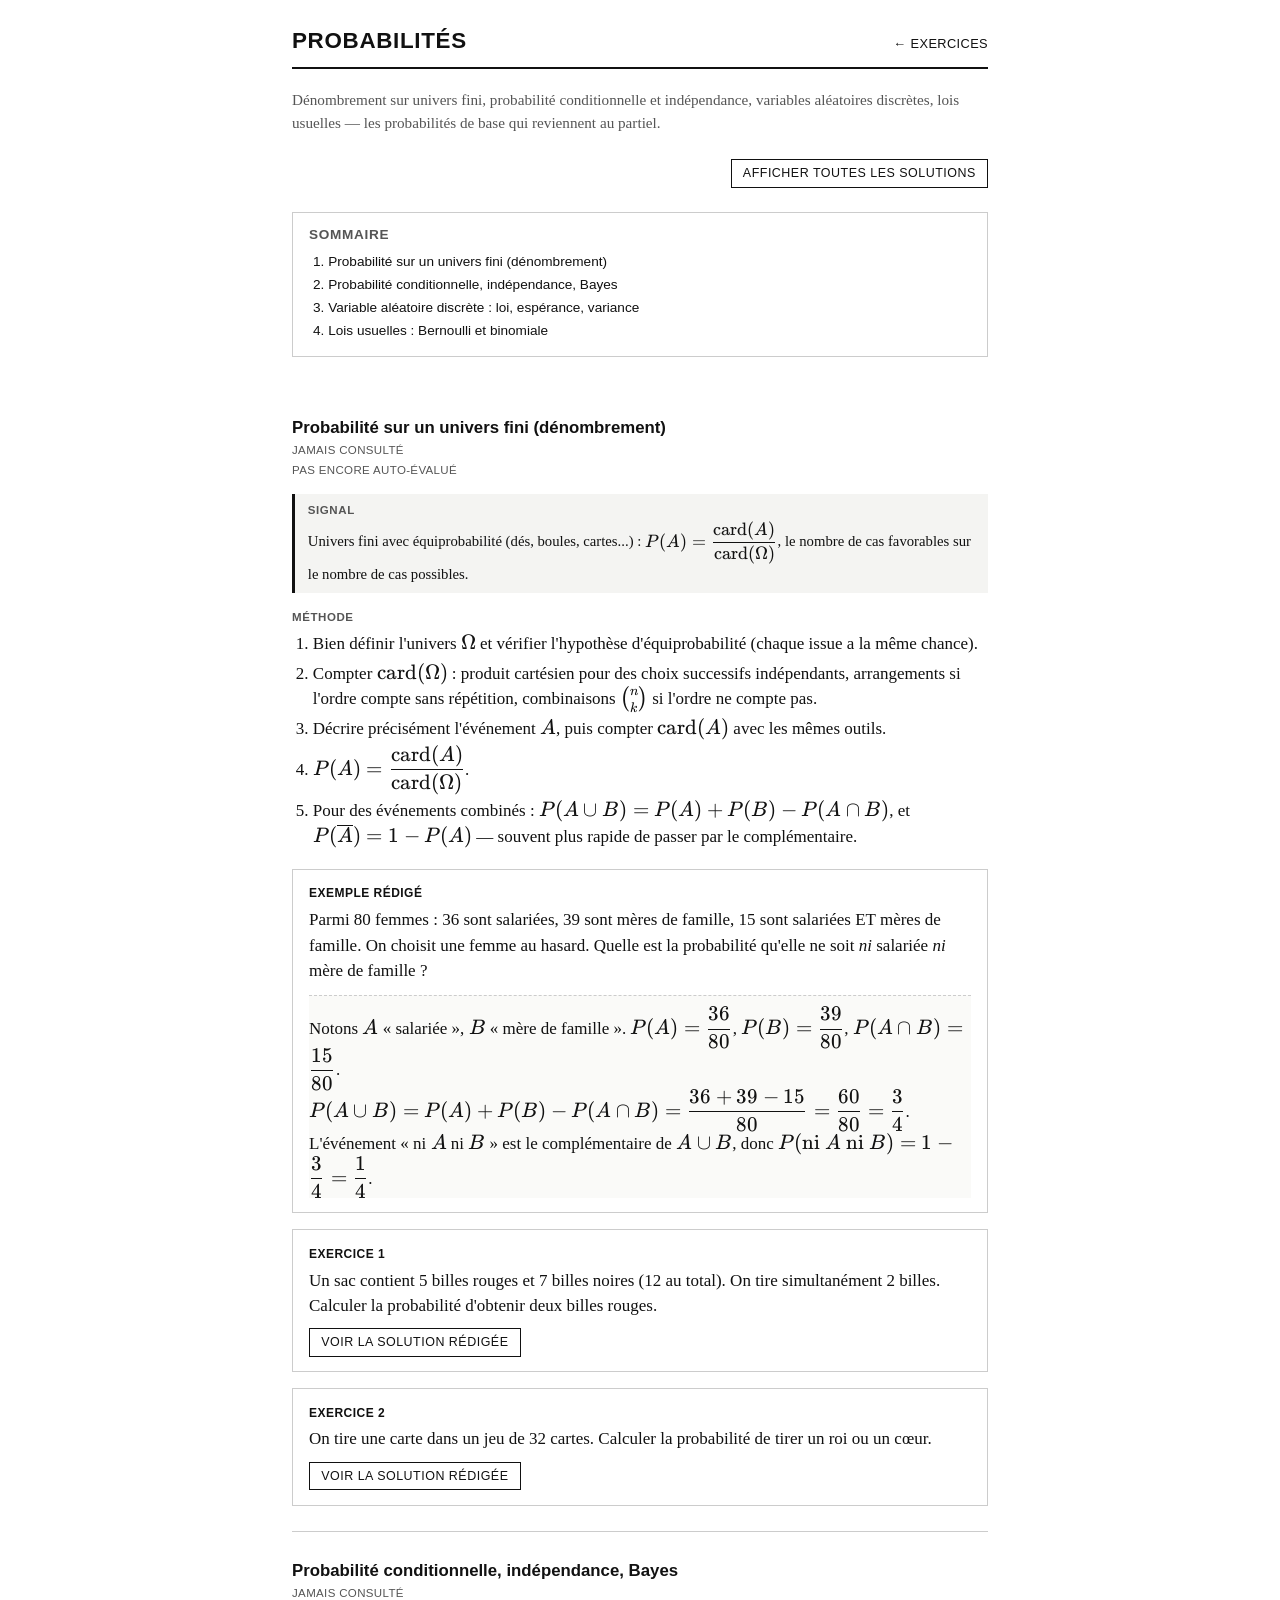
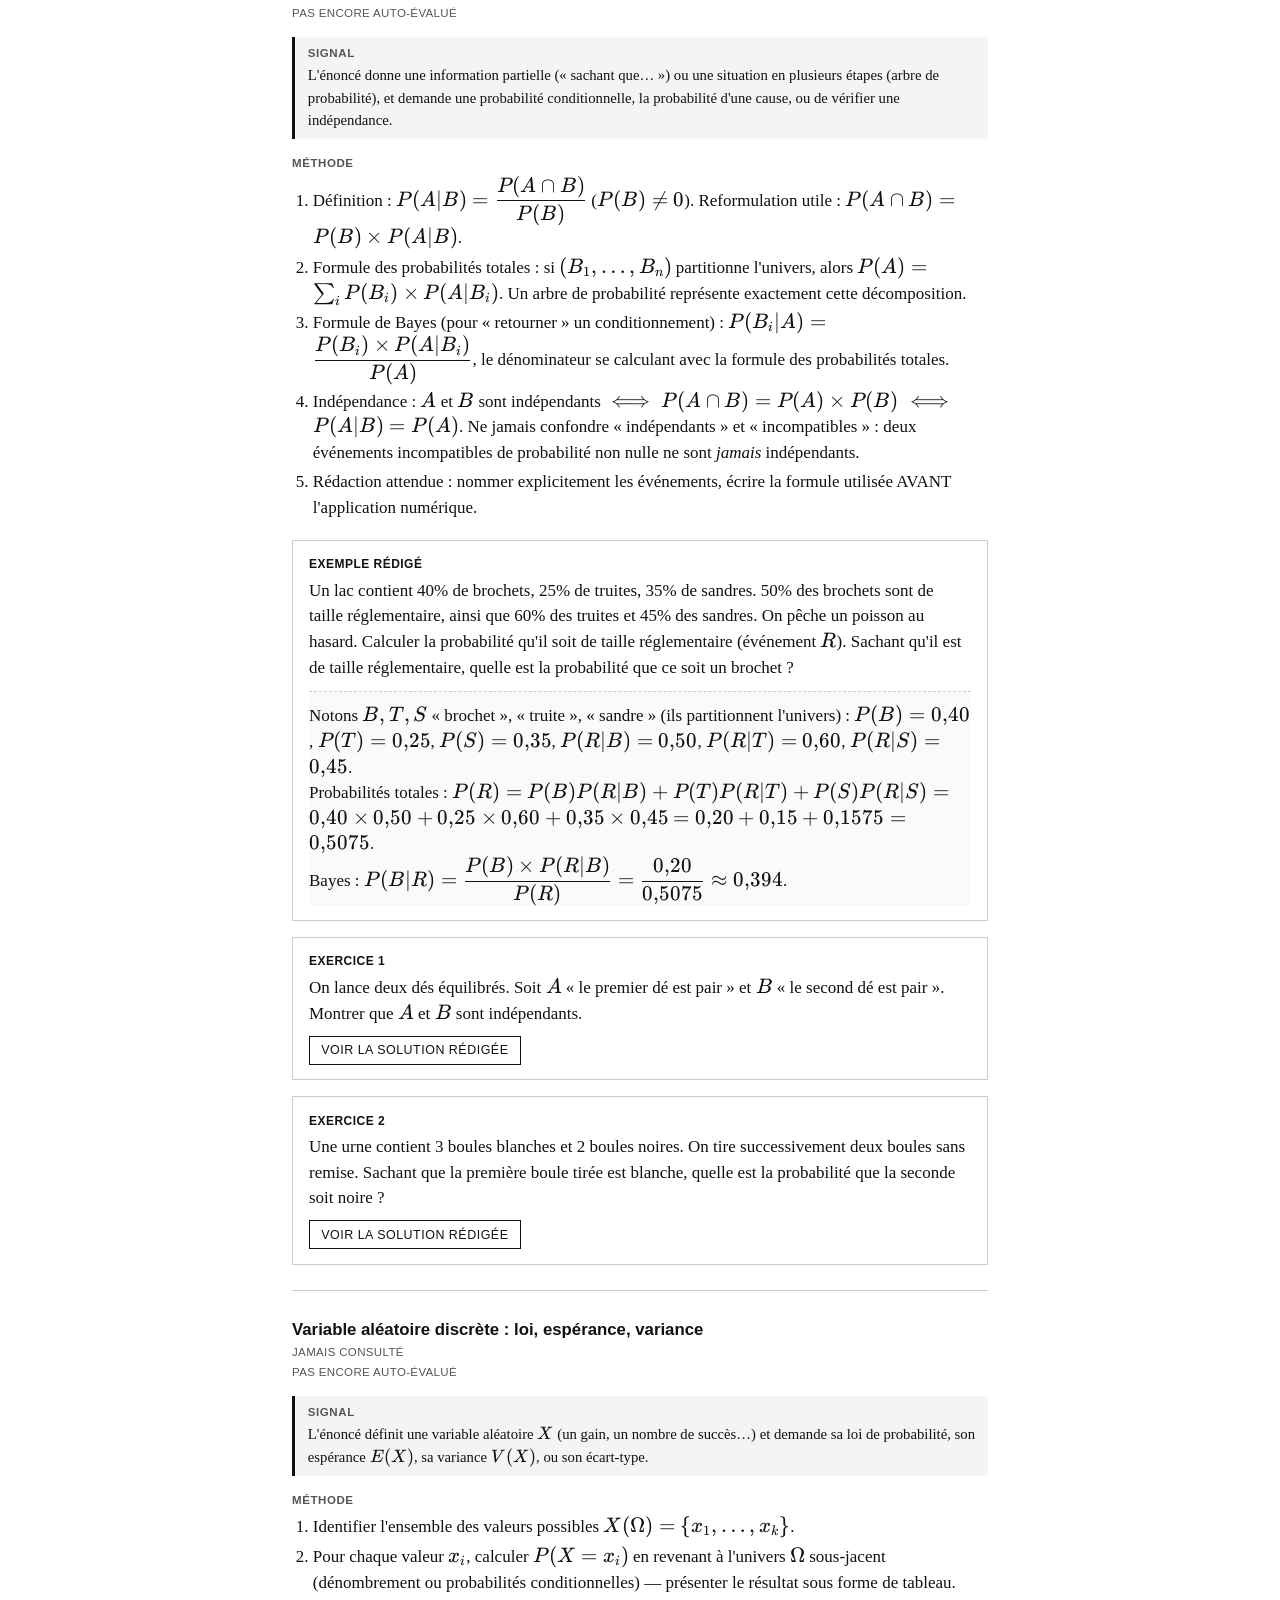
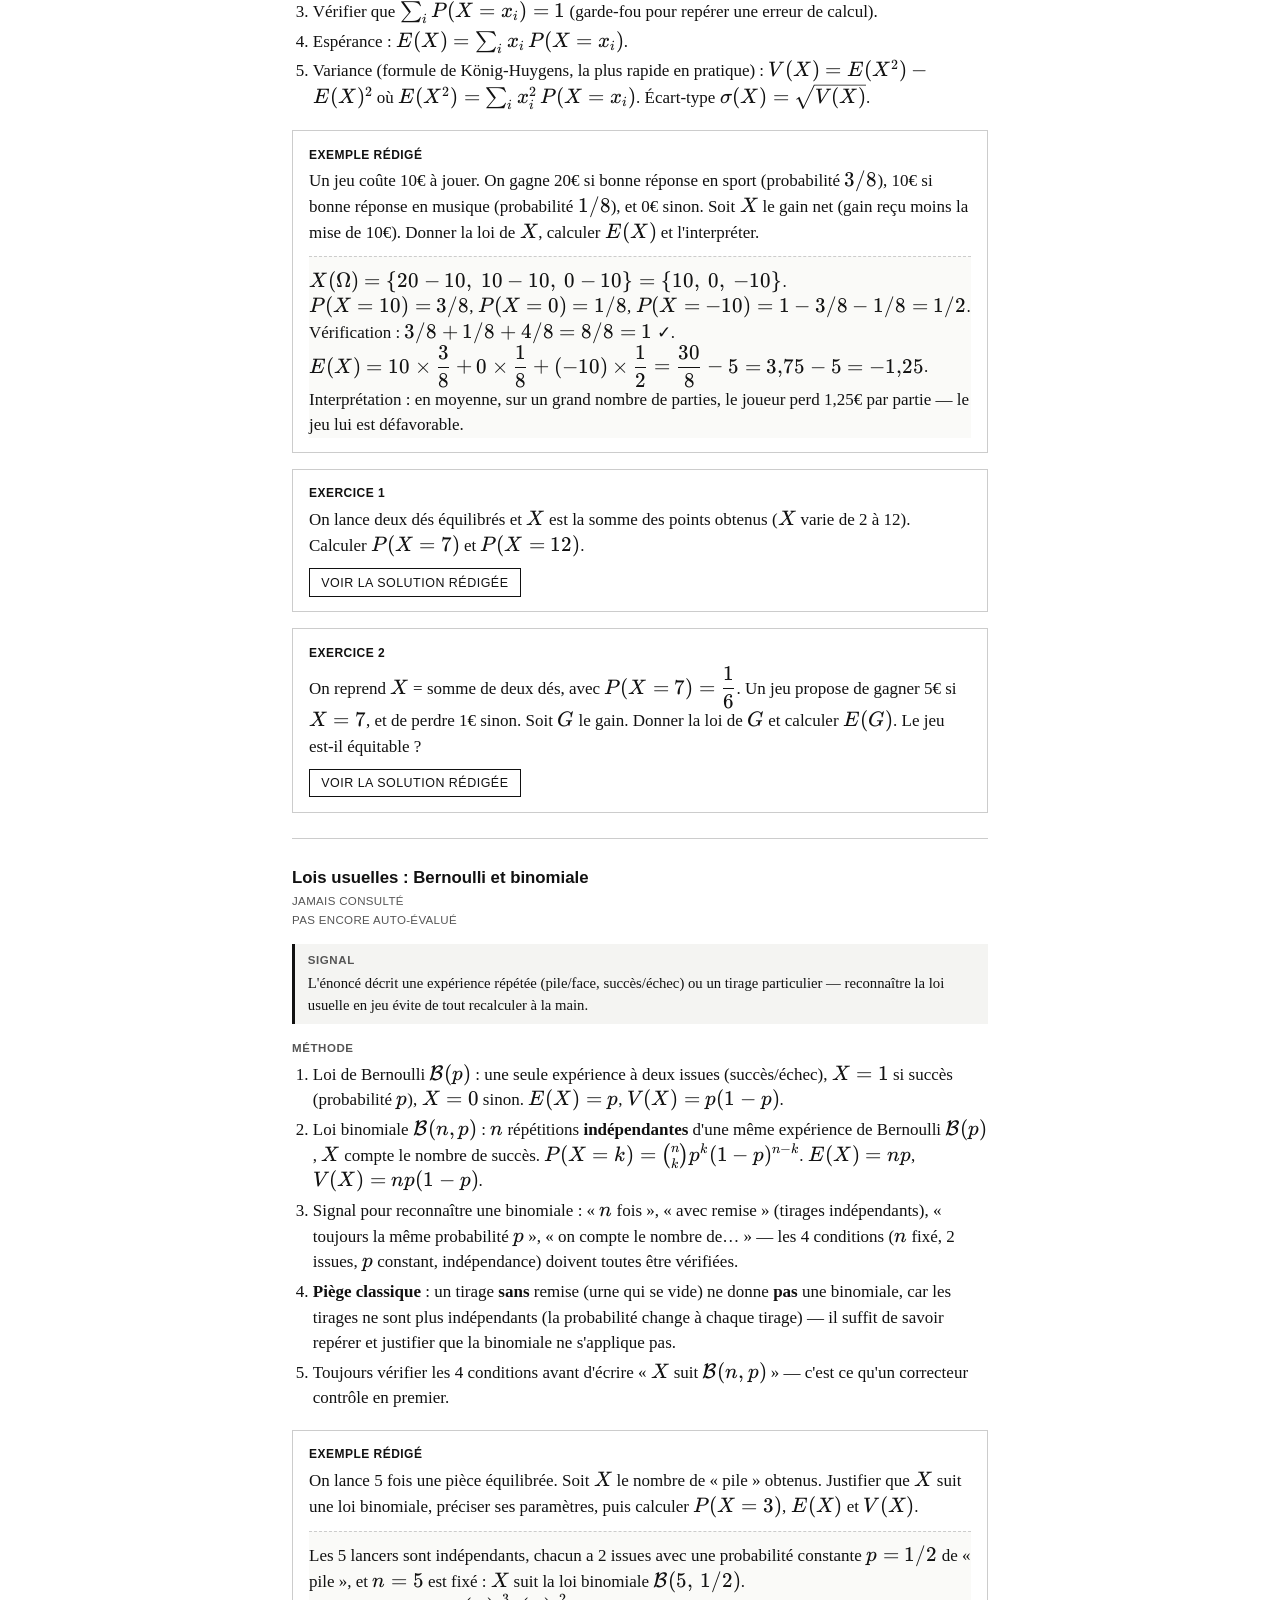
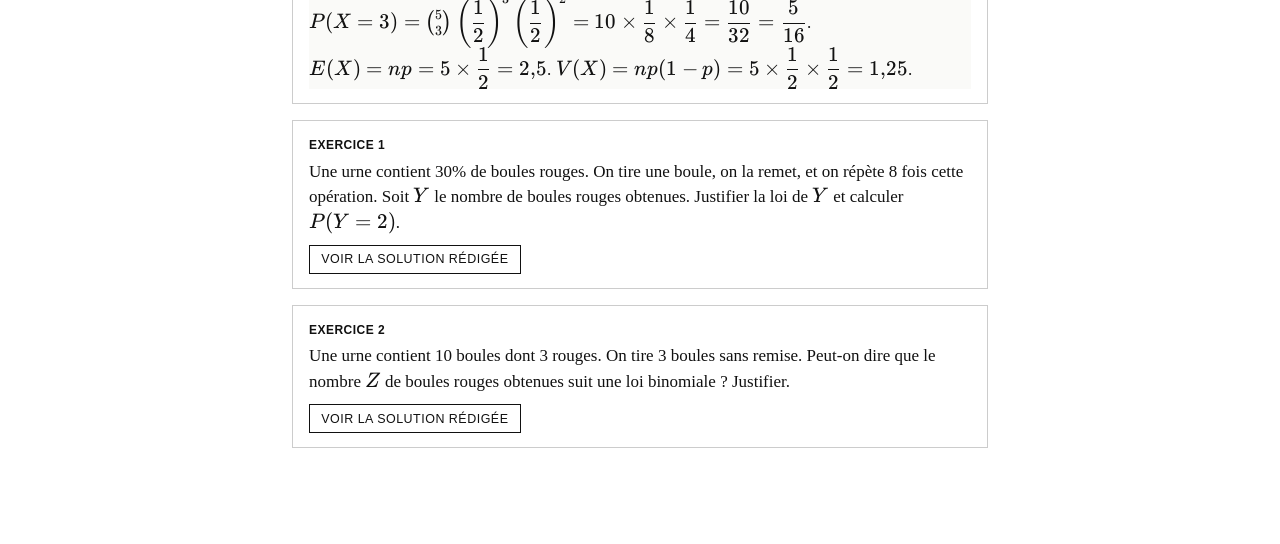
<file: probabilites.html>
<!DOCTYPE html>
<html lang="fr">
<head>
<meta charset="UTF-8">
<meta name="viewport" content="width=device-width, initial-scale=1.0, minimum-scale=1.0">
<title>Probabilités — Exercices type examen</title>
<link rel="stylesheet" href="style.css">
<link rel="stylesheet" href="vendor/katex/katex.min.css">
<script defer src="vendor/katex/katex.min.js"></script>
<script defer src="vendor/katex/auto-render.min.js"></script>
<script defer src="pwa.js"></script>
<link rel="manifest" href="manifest.json">
<link rel="icon" type="image/png" sizes="192x192" href="icons/icon-192.png">
<link rel="apple-touch-icon" href="icons/apple-touch-icon.png">
<meta name="apple-mobile-web-app-capable" content="yes">
<meta name="theme-color" content="#111111">
</head>
<body>
<div class="wrap">

  <header class="ex-header">
    <h1>Probabilités</h1>
    <a class="ex-back plain" href="index.html">← Exercices</a>
  </header>

  <p class="ex-intro">Dénombrement sur univers fini, probabilité
    conditionnelle et indépendance, variables aléatoires discrètes, lois
    usuelles — les probabilités de base qui reviennent au partiel.</p>

  <div class="toolbar">
    <button type="button" class="btn" id="toggleAllBtn">Afficher toutes les solutions</button>
  </div>

  <div id="tocSlot"></div>

  <main id="typesContainer"></main>

</div>
<script src="katex-typeset.js"></script>
<script src="engine.js"></script>
<script src="data/probabilites.js"></script>
<script>
  document.addEventListener('DOMContentLoaded', function(){
    initPillar('probabilites', PROBABILITES_TYPES);
  });
</script>
</body>
</html>
</file>
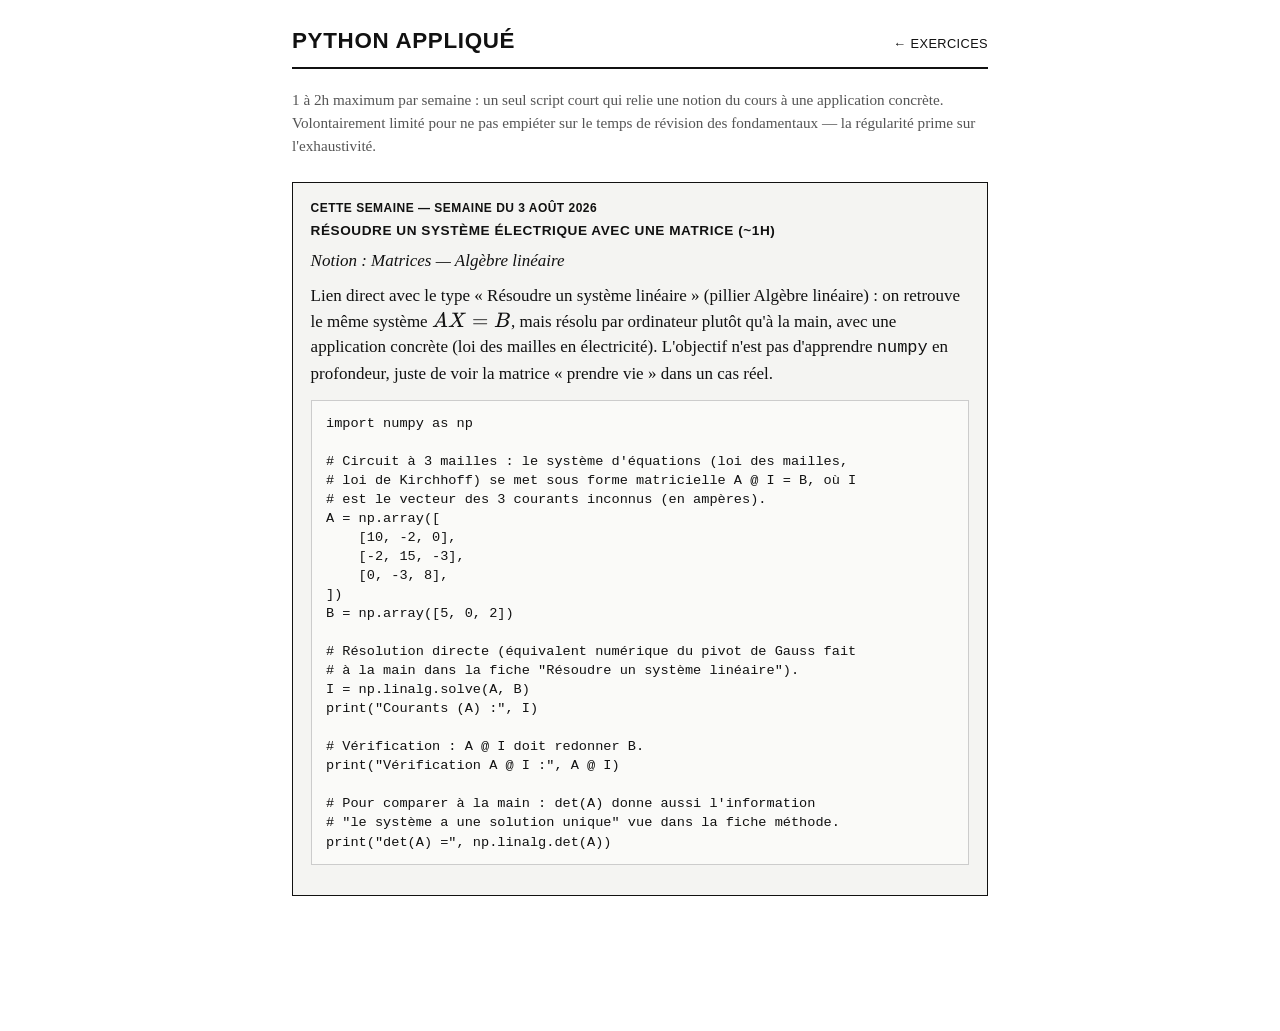
<file: python-applique.html>
<!DOCTYPE html>
<html lang="fr">
<head>
<meta charset="UTF-8">
<meta name="viewport" content="width=device-width, initial-scale=1.0, minimum-scale=1.0">
<title>Python appliqué — Exercices type examen</title>
<link rel="stylesheet" href="style.css">
<link rel="stylesheet" href="vendor/katex/katex.min.css">
<script defer src="vendor/katex/katex.min.js"></script>
<script defer src="vendor/katex/auto-render.min.js"></script>
<script defer src="pwa.js"></script>
<link rel="manifest" href="manifest.json">
<link rel="icon" type="image/png" sizes="192x192" href="icons/icon-192.png">
<link rel="apple-touch-icon" href="icons/apple-touch-icon.png">
<meta name="apple-mobile-web-app-capable" content="yes">
<meta name="theme-color" content="#111111">
</head>
<body>
<div class="wrap">

  <header class="ex-header">
    <h1>Python appliqué</h1>
    <a class="ex-back plain" href="index.html">← Exercices</a>
  </header>

  <p class="ex-intro">1 à 2h maximum par semaine : un seul script court qui
    relie une notion du cours à une application concrète. Volontairement
    limité pour ne pas empiéter sur le temps de révision des fondamentaux
    — la régularité prime sur l'exhaustivité.</p>

  <main id="weeklyContainer"></main>

</div>
<script src="katex-typeset.js"></script>
<script src="data/python-applique.js"></script>
<script>
  // Échappement pour le seul bloc inséré tel quel dans le HTML sans être
  // du HTML : le code source Python (peut contenir <, >, & — ex.
  // comparaisons, imports). Le reste (notion, description) est déjà en
  // HTML simple de confiance, comme partout ailleurs sur le site.
  function escapeHtml(s){
    return String(s).replace(/&/g, '&amp;').replace(/</g, '&lt;').replace(/>/g, '&gt;');
  }

  document.addEventListener('DOMContentLoaded', function(){
    const container = document.getElementById('weeklyContainer');
    container.innerHTML = WEEKLY_PYTHON.map((entry, i) => `
      <section class="${i === 0 ? 'python-card' : 'exemple'}">
        <div class="bloc-label">${i === 0 ? 'Cette semaine — ' : ''}${entry.semaine}</div>
        <h2>${entry.titre} (${entry.duree})</h2>
        <p><em>Notion : ${entry.notion}</em></p>
        <p>${entry.description}</p>
        <pre><code>${escapeHtml(entry.code)}</code></pre>
      </section>
    `).join('');
    typesetMath(container);
  });
</script>
</body>
</html>
</file>
<file: style.css>
/* ============================================================
   L1 MATHS — EXERCICES TYPE EXAMEN — style.css
   Section volontairement sobre et dense (façon fiche de bac à
   imprimer), distincte du thème pixel-art du reste du site :
   pas de mascotte, pas de combat hebdomadaire, pas de note
   calculée — seul un score déclaré à la main (Réussi/Raté) est
   suivi, en noir & blanc comme le reste (voir .btn).
   Polices système (aucune dépendance réseau), pensée pour
   l'impression comme pour la lecture à l'écran.
   ============================================================ */

:root{
  --ink: #111;
  --paper: #fff;
  --line: #ccc;
  --line-strong: #111;
  --muted: #555;
  --accent: #111;
  --callout-bg: #f4f4f2;
  --solution-bg: #fafaf8;
  --max-width: 46rem;
  --font-ui: -apple-system, BlinkMacSystemFont, 'Segoe UI', Helvetica, Arial, sans-serif;
}

@media (prefers-color-scheme: dark){
  :root{
    --ink: #e8e6e1;
    --paper: #17171a;
    --line: #3a3a3d;
    --line-strong: #e8e6e1;
    --muted: #a3a09a;
    --accent: #e8e6e1;
    --callout-bg: #201f22;
    --solution-bg: #1c1b1e;
  }
}

*{ box-sizing: border-box; }

html{ color-scheme: light dark; }

html, body{
  overscroll-behavior-x: none;
  /* "pan-y" seul désactive aussi le pincement de zoom dans la plupart
     des navigateurs (Safari iOS notamment) — corrigé le 10/08/2026,
     le zoom doit rester possible partout, seul le zoom EN DESSOUS de
     100% est bloqué (minimum-scale=1.0 sur le viewport). */
  touch-action: pan-y pinch-zoom;
  /* KaTeX rend toujours une annotation MathML cachée (.katex-mathml,
     accessibilité) en position absolute, non wrappée et non visible
     (clip 1x1px) — mais un navigateur compte quand même sa largeur
     réelle dans le scrollWidth de la page si aucun ancêtre positionné
     ne l'arrête avant, ce qui provoque un débordement horizontal
     invisible (glissement latéral possible, rien à voir dedans) sur
     toute formule un peu large. overflow-x:hidden ici l'empêche sans
     toucher au rendu visible de rien d'autre sur la page. */
  overflow-x: hidden;
}

body{
  margin: 0;
  background: var(--paper);
  color: var(--ink);
  font-family: Georgia, 'Times New Roman', 'Liberation Serif', serif;
  font-size: 17px;
  line-height: 1.5;
}

.wrap{
  max-width: var(--max-width);
  margin: 0 auto;
  padding: 1.5rem 1.25rem 5rem;
}

a{ color: inherit; }
a.plain{ text-decoration: none; }
a.plain:hover{ text-decoration: underline; }

/* ---------- en-tête ---------- */

.ex-header{
  display: flex;
  align-items: baseline;
  justify-content: space-between;
  gap: 1rem;
  border-bottom: 2px solid var(--line-strong);
  padding-bottom: 0.6rem;
  margin-bottom: 1.25rem;
  flex-wrap: wrap;
}

.ex-header h1{
  font-family: var(--font-ui);
  font-size: 1.4rem;
  letter-spacing: 0.03em;
  text-transform: uppercase;
  margin: 0;
}

.ex-back{
  font-family: var(--font-ui);
  font-size: 0.8rem;
  letter-spacing: 0.03em;
  text-transform: uppercase;
  white-space: nowrap;
}

.ex-intro{
  color: var(--muted);
  font-size: 0.95rem;
  margin: 0 0 1.5rem;
}

/* ---------- sommaire (liens d'ancre) ---------- */

.toc{
  border: 1px solid var(--line);
  padding: 0.8rem 1rem;
  margin: 0 0 2rem;
  font-family: var(--font-ui);
  font-size: 0.85rem;
}

.toc-label{
  text-transform: uppercase;
  letter-spacing: 0.05em;
  font-weight: 600;
  color: var(--muted);
  display: block;
  margin-bottom: 0.4rem;
}

.toc ol{
  margin: 0;
  padding-left: 1.2rem;
}

.toc li{ margin: 0.15rem 0; }

.toolbar{
  display: flex;
  justify-content: flex-end;
  margin-bottom: 1.5rem;
}

.btn{
  font-family: var(--font-ui);
  font-size: 0.78rem;
  text-transform: uppercase;
  letter-spacing: 0.04em;
  background: none;
  border: 1px solid var(--line-strong);
  color: var(--ink);
  padding: 0.4rem 0.7rem;
  cursor: pointer;
}
.btn:hover{ background: var(--callout-bg); }

/* ---------- types d'exercice ---------- */

.type{
  border-top: 1px solid var(--line);
  padding-top: 1.6rem;
  margin-top: 1.6rem;
  scroll-margin-top: 1rem;
}

.type:first-of-type{ border-top: none; margin-top: 0; }

.type h2{
  font-family: var(--font-ui);
  font-size: 1.05rem;
  margin: 0 0 0.15rem;
}

.type-last-seen{
  font-family: var(--font-ui);
  font-size: 0.72rem;
  color: var(--muted);
  text-transform: uppercase;
  letter-spacing: 0.03em;
  margin: 0 0 0.15rem;
}

.type-score{
  font-family: var(--font-ui);
  font-size: 0.72rem;
  color: var(--muted);
  text-transform: uppercase;
  letter-spacing: 0.03em;
  margin: 0 0 0.9rem;
}

.signal{
  background: var(--callout-bg);
  border-left: 3px solid var(--line-strong);
  padding: 0.5rem 0.8rem;
  margin: 0 0 1rem;
  font-size: 0.92rem;
}
.signal-label{
  font-family: var(--font-ui);
  font-weight: 700;
  font-size: 0.72rem;
  letter-spacing: 0.05em;
  text-transform: uppercase;
  display: block;
  margin-bottom: 0.15rem;
  color: var(--muted);
}

.methode-label{
  font-family: var(--font-ui);
  font-weight: 700;
  font-size: 0.72rem;
  letter-spacing: 0.05em;
  text-transform: uppercase;
  color: var(--muted);
  margin: 0 0 0.3rem;
}

.methode{
  margin: 0 0 1.2rem;
  padding-left: 1.3rem;
}
.methode li{ margin: 0.25rem 0; }

.bloc-label{
  font-family: var(--font-ui);
  font-weight: 700;
  font-size: 0.75rem;
  letter-spacing: 0.04em;
  text-transform: uppercase;
  margin: 0 0 0.3rem;
}

.exemple, .exercice{
  border: 1px solid var(--line);
  padding: 0.9rem 1rem;
  margin: 0 0 1rem;
}

.enonce{ margin: 0 0 0.6rem; }
.enonce:last-child{ margin-bottom: 0; }

.solution{
  background: var(--solution-bg);
  border-top: 1px dashed var(--line);
  padding-top: 0.7rem;
  margin-top: 0.7rem;
}

.feedback{
  display: flex;
  align-items: center;
  flex-wrap: wrap;
  gap: 0.55rem;
  margin-top: 0.7rem;
}
.feedback[hidden]{ display: none; }
.feedback-label{
  font-family: var(--font-ui);
  font-size: 0.72rem;
  text-transform: uppercase;
  letter-spacing: 0.03em;
  color: var(--muted);
}
/* Les boutons "voir la solution" et "Réussi/Raté" partagent le style
   de .btn (défini plus haut, toolbar) — inutile de le redéfinir deux
   fois avec les mêmes propriétés pour un rendu identique. */

/* ---------- page d'accueil des exercices ---------- */

.pillar-grid{
  display: grid;
  grid-template-columns: 1fr;
  gap: 1rem;
  margin: 0 0 2rem;
}

.pillar-card{
  display: block;
  border: 1px solid var(--line-strong);
  padding: 1rem 1.1rem;
  text-decoration: none;
  color: inherit;
}
.pillar-card:hover{ background: var(--callout-bg); }

.pillar-card h2{
  font-family: var(--font-ui);
  font-size: 1rem;
  text-transform: uppercase;
  letter-spacing: 0.03em;
  margin: 0 0 0.3rem;
}

.pillar-card p{
  margin: 0;
  color: var(--muted);
  font-size: 0.9rem;
}

.review-box{
  border: 1px solid var(--line);
  padding: 0.9rem 1.1rem;
  margin: 0 0 2rem;
  font-size: 0.9rem;
}

.review-box h2{
  font-family: var(--font-ui);
  font-size: 0.85rem;
  text-transform: uppercase;
  letter-spacing: 0.04em;
  margin: 0 0 0.5rem;
  color: var(--muted);
}

.review-list{
  list-style: none;
  margin: 0;
  padding: 0;
}
.review-list li{
  display: flex;
  justify-content: space-between;
  gap: 1rem;
  padding: 0.25rem 0;
  border-top: 1px solid var(--line);
}
.review-list li:first-child{ border-top: none; }
.review-when{ color: var(--muted); white-space: nowrap; }

.python-card{
  border: 1px solid var(--line-strong);
  padding: 1rem 1.1rem;
  margin: 0 0 2rem;
  background: var(--callout-bg);
}
.python-card h2{
  font-family: var(--font-ui);
  font-size: 0.85rem;
  text-transform: uppercase;
  letter-spacing: 0.04em;
  margin: 0 0 0.4rem;
}
.python-card p{ margin: 0 0 0.6rem; }
.python-card p:last-child{ margin-bottom: 0; }

/* ---------- débordement des formules KaTeX ---------- */

/* Formule \[ ... \] (bloc) trop large pour l'écran : scrolle plutôt que
   de déborder du cadre. Comportement natif de KaTeX en display:block,
   il ne manquait que l'overflow. */
.katex-display{
  overflow-x: auto;
  overflow-y: hidden;
}

/* Formule \( ... \) (inline, ex. une fraction \dfrac imbriquée) trop
   large : enveloppée par wrapOverflowingMath() (katex-typeset.js) dans
   ce conteneur, qui la fait scroller au lieu de déborder. */
.math-scroll{
  display: block;
  overflow-x: auto;
  overflow-y: hidden;
  max-width: 100%;
}

pre{
  background: var(--solution-bg);
  border: 1px solid var(--line);
  padding: 0.8rem 0.9rem;
  overflow-x: auto;
  font-size: 0.85rem;
  line-height: 1.4;
}
code{ font-family: 'SFMono-Regular', Consolas, 'Liberation Mono', Menlo, monospace; }

/* ---------- impression ---------- */

@media print{
  .ex-back, .toolbar, .review-when{ display: none; }
  body{ font-size: 12pt; }
  .solution{ display: block !important; }
  .js-reveal, .feedback{ display: none; }
  .type{ break-inside: avoid-page; }
  a{ text-decoration: none; color: inherit; }
}
</file>
